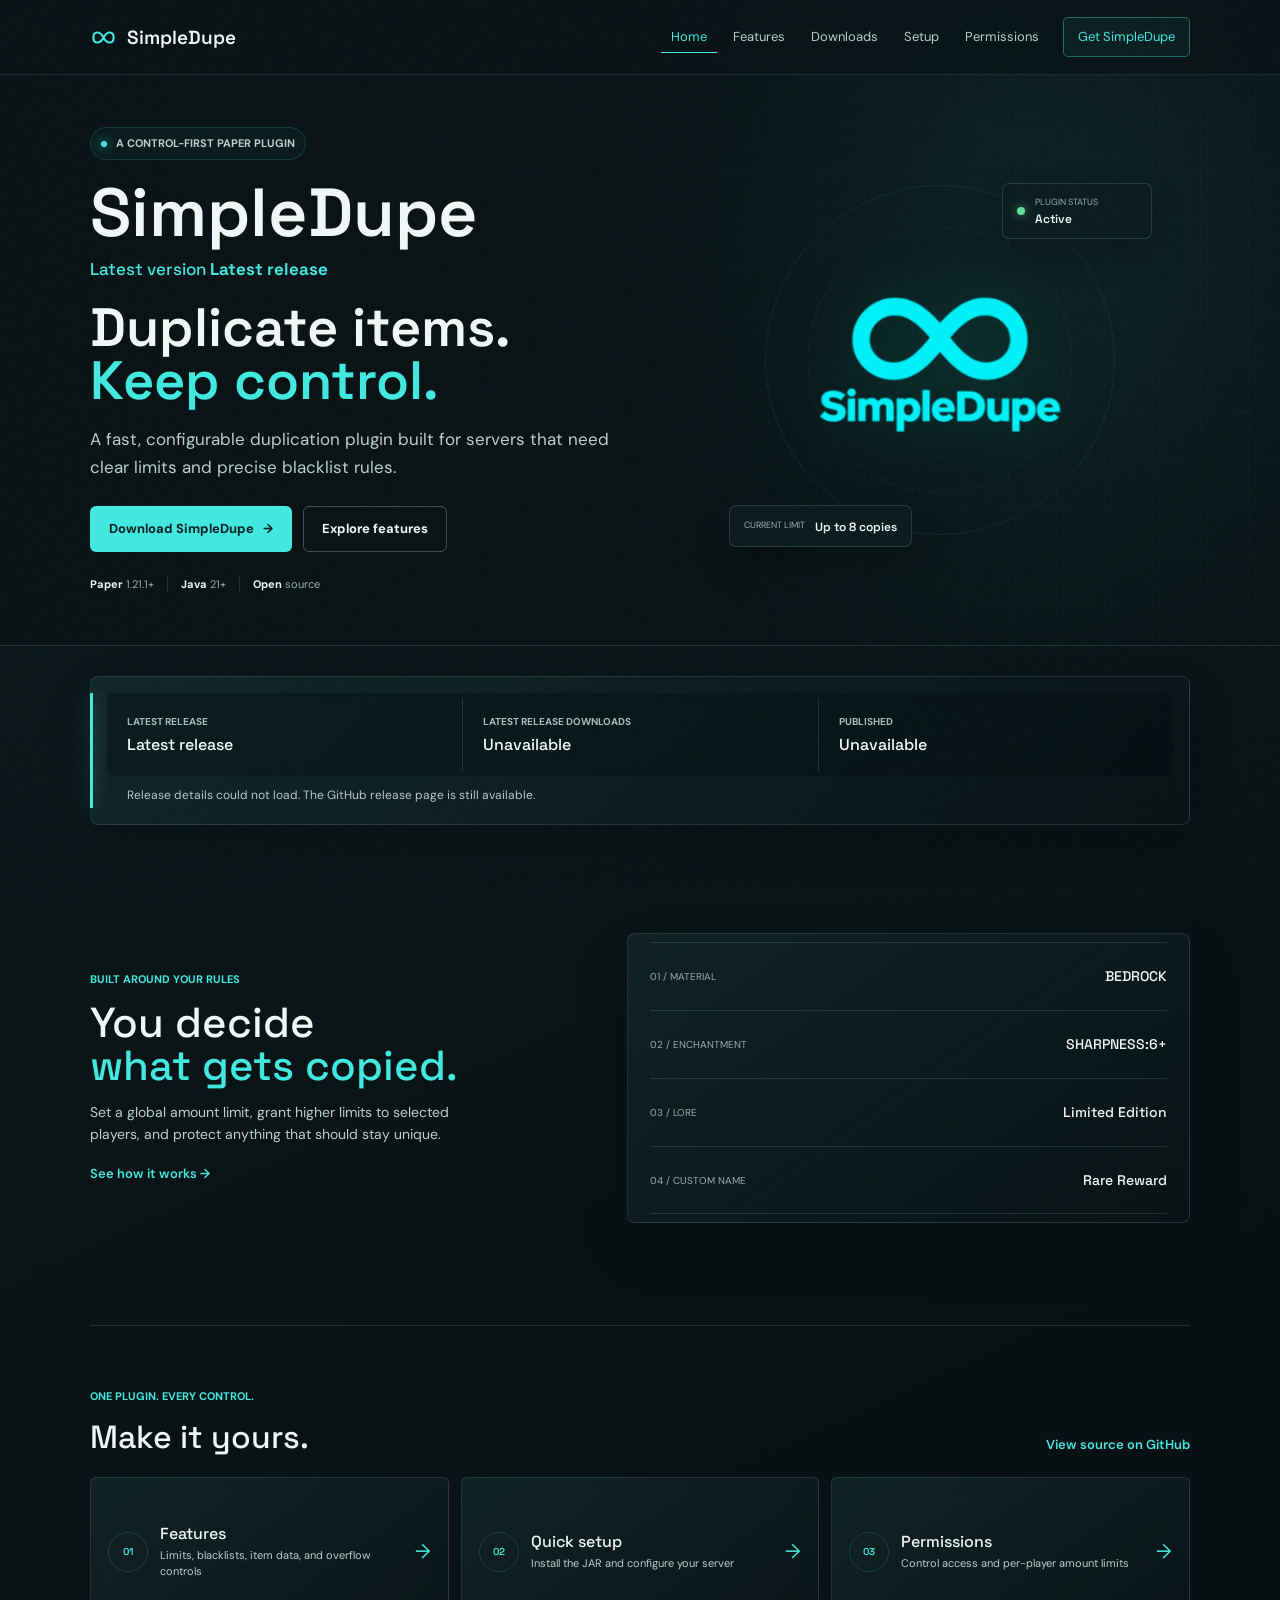
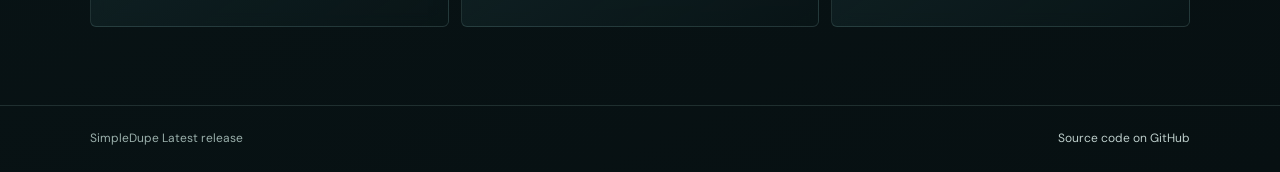
<file: index.html>
<!doctype html>
<html lang="en">
<head>
  <meta charset="utf-8">
  <meta name="viewport" content="width=device-width, initial-scale=1">
  <meta name="theme-color" content="#081315">
  <meta name="description" content="SimpleDupe is a configurable Paper plugin for duplicating items with limits and detailed blacklists.">
  <title>SimpleDupe | Hub</title>
  <link rel="icon" type="image/svg+xml" href="assets/favicon.svg">
  <link rel="icon" type="image/png" sizes="256x256" href="assets/profile-picture.png">
  <link rel="preconnect" href="https://fonts.googleapis.com">
  <link rel="preconnect" href="https://fonts.gstatic.com" crossorigin>
  <link href="https://fonts.googleapis.com/css2?family=DM+Sans:wght@400;500;600;700&family=Space+Grotesk:wght@400;500;600;700&display=swap" rel="stylesheet">
  <link rel="stylesheet" href="styles.css">
</head>
<body>
  <header class="site-header">
    <nav class="site-nav container" aria-label="Main navigation">
      <a class="brand" href="index.html" aria-label="SimpleDupe home"><img class="brand-icon" src="assets/favicon.svg" alt=""><span>SimpleDupe</span></a>
      <div class="nav-links">
        <a href="index.html" aria-current="page">Home</a>
        <a href="features.html">Features</a>
        <a href="download.html">Downloads</a>
        <a href="setup.html">Setup</a>
        <a href="permissions.html">Permissions</a>
        <a class="nav-cta" href="download.html">Get SimpleDupe</a>
      </div>
    </nav>
  </header>

  <main>
    <section class="home-hero">
      <span class="shooting-star star-one" aria-hidden="true"></span>
      <span class="shooting-star star-two" aria-hidden="true"></span>
      <span class="shooting-star star-three" aria-hidden="true"></span>
      <div class="hero-inner container">
        <div class="hero-copy">
          <div class="hero-badge"><span></span> A control-first Paper plugin</div>
          <h1>SimpleDupe</h1>
          <p class="release-version">Latest version <strong data-release-version>Loading...</strong></p>
          <p class="hero-manifesto">Duplicate items.<br><span>Keep control.</span></p>
          <p class="hero-lede">A fast, configurable duplication plugin built for servers that need clear limits and precise blacklist rules.</p>
          <div class="hero-actions">
            <a class="button button-primary" href="download.html">Download SimpleDupe <span aria-hidden="true">&rarr;</span></a>
            <a class="button button-secondary" href="features.html">Explore features</a>
          </div>
          <div class="hero-proof">
            <span><b>Paper</b> 1.21.1+</span>
            <span><b>Java</b> 21+</span>
            <span><b>Open</b> source</span>
          </div>
        </div>
        <div class="hero-visual" aria-label="SimpleDupe plugin preview">
          <div class="hero-orbit orbit-one"></div>
          <div class="hero-orbit orbit-two"></div>
          <img class="hero-art" src="assets/simpledupe-logo.png" alt="SimpleDupe cyan infinity logo">
          <div class="hero-status-card hero-status-top"><span class="status-dot"></span><div><small>Plugin status</small><strong>Active</strong></div></div>
          <div class="hero-status-card hero-status-bottom"><small>Current limit</small><strong>Up to 8 copies</strong></div>
        </div>
      </div>
    </section>

    <section class="container release-bar" aria-label="Latest release overview">
      <div class="metrics">
        <div class="metric"><span class="metric-label">Latest release</span><span class="metric-value" data-release-version>Loading...</span></div>
        <div class="metric"><span class="metric-label">Latest release downloads</span><span class="metric-value" data-release-downloads>Loading...</span></div>
        <div class="metric"><span class="metric-label">Published</span><span class="metric-value" data-release-date>Loading...</span></div>
      </div>
      <p class="release-status" data-release-status role="status" aria-live="polite">Loading release details...</p>
    </section>

    <section class="control-story container" aria-labelledby="control-title">
      <div class="control-intro">
        <p class="section-kicker">Built around your rules</p>
        <h2 id="control-title">You decide<br><span>what gets copied.</span></h2>
        <p>Set a global amount limit, grant higher limits to selected players, and protect anything that should stay unique.</p>
        <a class="inline-link" href="features.html">See how it works <span aria-hidden="true">&rarr;</span></a>
      </div>
      <div class="control-list" aria-label="Blacklist options">
        <div class="control-row"><span class="control-type">01 / MATERIAL</span><span class="control-value">BEDROCK</span></div>
        <div class="control-row"><span class="control-type">02 / ENCHANTMENT</span><span class="control-value">SHARPNESS:6+</span></div>
        <div class="control-row"><span class="control-type">03 / LORE</span><span class="control-value">Limited Edition</span></div>
        <div class="control-row"><span class="control-type">04 / CUSTOM NAME</span><span class="control-value">Rare Reward</span></div>
      </div>
    </section>

    <section class="hub-section container" aria-labelledby="hub-title">
      <div class="hub-heading">
        <div>
          <p class="section-kicker">One plugin. Every control.</p>
          <h2 id="hub-title">Make it yours.</h2>
        </div>
        <a class="inline-link" href="https://github.com/SimpleDupe/SimpleDupe.github.io" target="_blank" rel="noopener noreferrer">View source on GitHub</a>
      </div>
      <nav class="hub-grid" aria-label="SimpleDupe pages">
        <a class="hub-link" href="features.html">
          <span class="hub-icon" aria-hidden="true">01</span>
          <span><strong>Features</strong><small>Limits, blacklists, item data, and overflow controls</small></span>
          <span class="hub-arrow" aria-hidden="true">&rarr;</span>
        </a>
        <a class="hub-link" href="setup.html">
          <span class="hub-icon" aria-hidden="true">02</span>
          <span><strong>Quick setup</strong><small>Install the JAR and configure your server</small></span>
          <span class="hub-arrow" aria-hidden="true">&rarr;</span>
        </a>
        <a class="hub-link" href="permissions.html">
          <span class="hub-icon" aria-hidden="true">03</span>
          <span><strong>Permissions</strong><small>Control access and per-player amount limits</small></span>
          <span class="hub-arrow" aria-hidden="true">&rarr;</span>
        </a>
      </nav>
    </section>
  </main>

  <footer class="site-footer">
    <div class="footer-inner container"><span>SimpleDupe <span data-release-version>Latest release</span></span><a href="https://github.com/SimpleDupe/SimpleDupe.github.io" target="_blank" rel="noopener noreferrer">Source code on GitHub</a></div>
  </footer>
  <script src="site.js" defer></script>
</body>
</html>
</file>
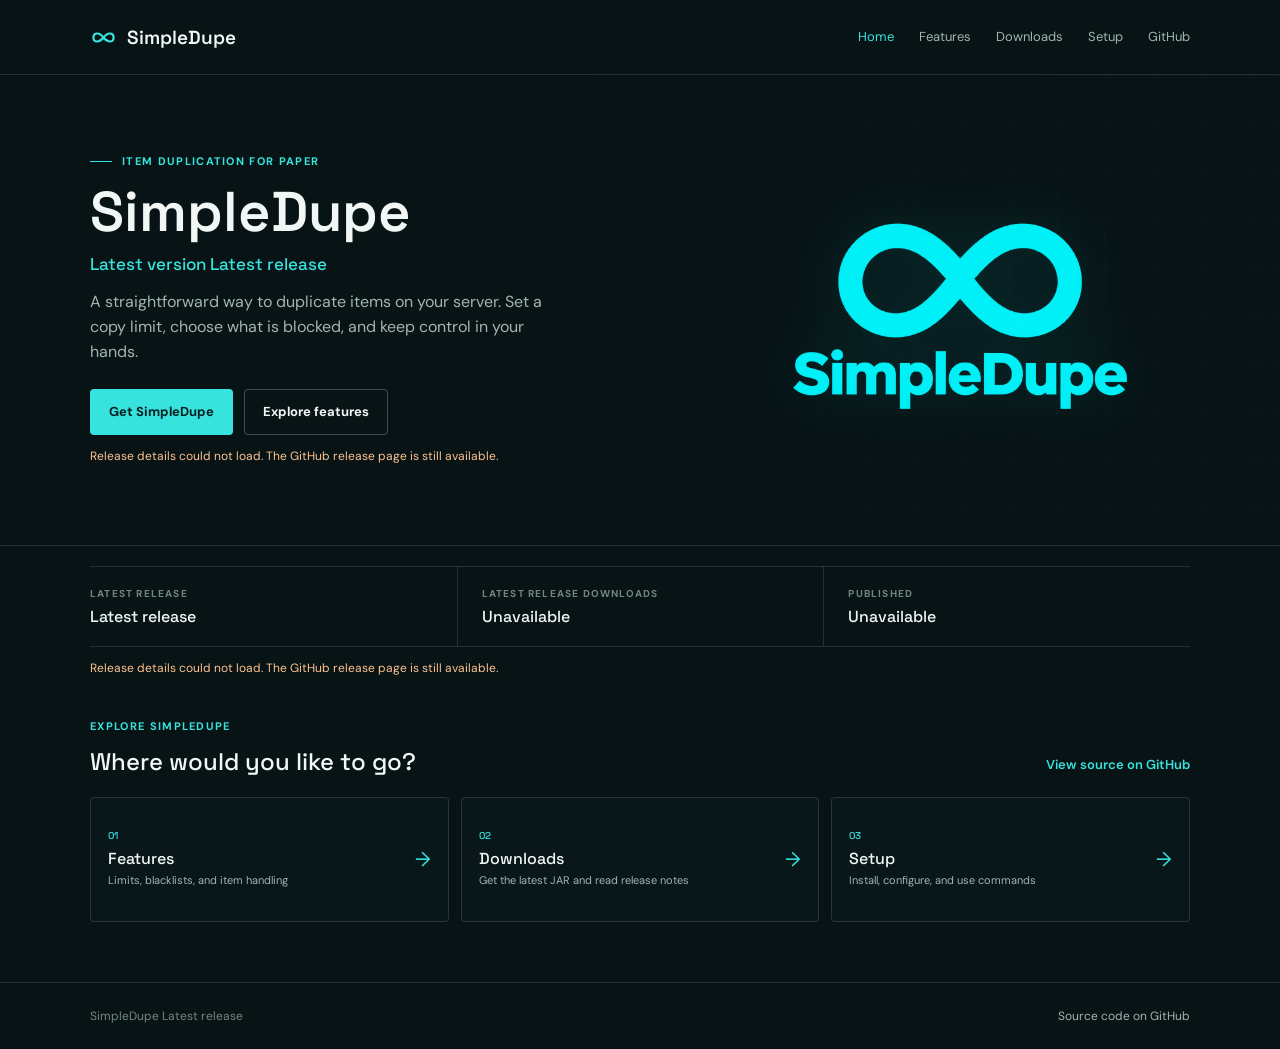
<file: website/index.html>
<!doctype html>
<html lang="en">
<head>
  <meta charset="utf-8">
  <meta name="viewport" content="width=device-width, initial-scale=1">
  <meta name="theme-color" content="#081315">
  <meta name="description" content="SimpleDupe is a configurable Paper plugin for duplicating items with limits and detailed blacklists.">
  <title>SimpleDupe | Hub</title>
  <link rel="icon" type="image/svg+xml" href="favicon.svg">
  <link rel="preconnect" href="https://fonts.googleapis.com">
  <link rel="preconnect" href="https://fonts.gstatic.com" crossorigin>
  <link href="https://fonts.googleapis.com/css2?family=DM+Sans:wght@400;500;600;700&family=Space+Grotesk:wght@400;500;600;700&display=swap" rel="stylesheet">
  <link rel="stylesheet" href="styles.css">
</head>
<body>
  <header class="site-header">
    <nav class="site-nav container" aria-label="Main navigation">
      <a class="brand" href="index.html" aria-label="SimpleDupe home"><img class="brand-icon" src="favicon.svg" alt=""><span>SimpleDupe</span></a>
      <div class="nav-links">
        <a href="index.html" aria-current="page">Home</a>
        <a href="features.html">Features</a>
        <a href="download.html">Downloads</a>
        <a href="setup.html">Setup</a>
        <a href="https://github.com/skitmc/SimpleDupe" target="_blank" rel="noopener noreferrer">GitHub</a>
      </div>
    </nav>
  </header>

  <main>
    <section class="home-hero">
      <span class="shooting-star star-one" aria-hidden="true"></span>
      <span class="shooting-star star-two" aria-hidden="true"></span>
      <span class="shooting-star star-three" aria-hidden="true"></span>
      <div class="hero-inner container">
        <div class="hero-copy">
          <p class="eyebrow">Item duplication for Paper</p>
          <h1>SimpleDupe</h1>
          <p class="release-version">Latest version <span data-release-version>Loading...</span></p>
          <p class="hero-lede">A straightforward way to duplicate items on your server. Set a copy limit, choose what is blocked, and keep control in your hands.</p>
          <div class="hero-actions">
            <a class="button button-primary" href="download.html">Get SimpleDupe</a>
            <a class="button button-secondary" href="features.html">Explore features</a>
          </div>
          <p class="release-status" data-release-status role="status" aria-live="polite">Loading release details...</p>
        </div>
        <img class="hero-art" src="../assets/simpledupe-logo.png" alt="SimpleDupe cyan infinity logo">
      </div>
    </section>

    <section class="container release-bar" aria-label="Latest release overview">
      <div class="metrics">
        <div class="metric"><span class="metric-label">Latest release</span><span class="metric-value" data-release-version>Loading...</span></div>
        <div class="metric"><span class="metric-label">Latest release downloads</span><span class="metric-value" data-release-downloads>Loading...</span></div>
        <div class="metric"><span class="metric-label">Published</span><span class="metric-value" data-release-date>Loading...</span></div>
      </div>
      <p class="release-status" data-release-status role="status" aria-live="polite">Loading release details...</p>
    </section>

    <section class="hub-section container" aria-labelledby="hub-title">
      <div class="hub-heading">
        <div>
          <p class="section-kicker">Explore SimpleDupe</p>
          <h2 id="hub-title">Where would you like to go?</h2>
        </div>
        <a class="inline-link" href="https://github.com/skitmc/SimpleDupe" target="_blank" rel="noopener noreferrer">View source on GitHub</a>
      </div>
      <nav class="hub-grid" aria-label="SimpleDupe pages">
        <a class="hub-link" href="features.html">
          <span><span class="hub-index">01</span><strong>Features</strong><small>Limits, blacklists, and item handling</small></span>
          <span class="hub-arrow" aria-hidden="true">&rarr;</span>
        </a>
        <a class="hub-link" href="download.html">
          <span><span class="hub-index">02</span><strong>Downloads</strong><small>Get the latest JAR and read release notes</small></span>
          <span class="hub-arrow" aria-hidden="true">&rarr;</span>
        </a>
        <a class="hub-link" href="setup.html">
          <span><span class="hub-index">03</span><strong>Setup</strong><small>Install, configure, and use commands</small></span>
          <span class="hub-arrow" aria-hidden="true">&rarr;</span>
        </a>
      </nav>
    </section>
  </main>

  <footer class="site-footer">
    <div class="footer-inner container"><span>SimpleDupe <span data-release-version>Latest release</span></span><a href="https://github.com/skitmc/SimpleDupe" target="_blank" rel="noopener noreferrer">Source code on GitHub</a></div>
  </footer>
  <script src="site.js" defer></script>
</body>
</html>
</file>
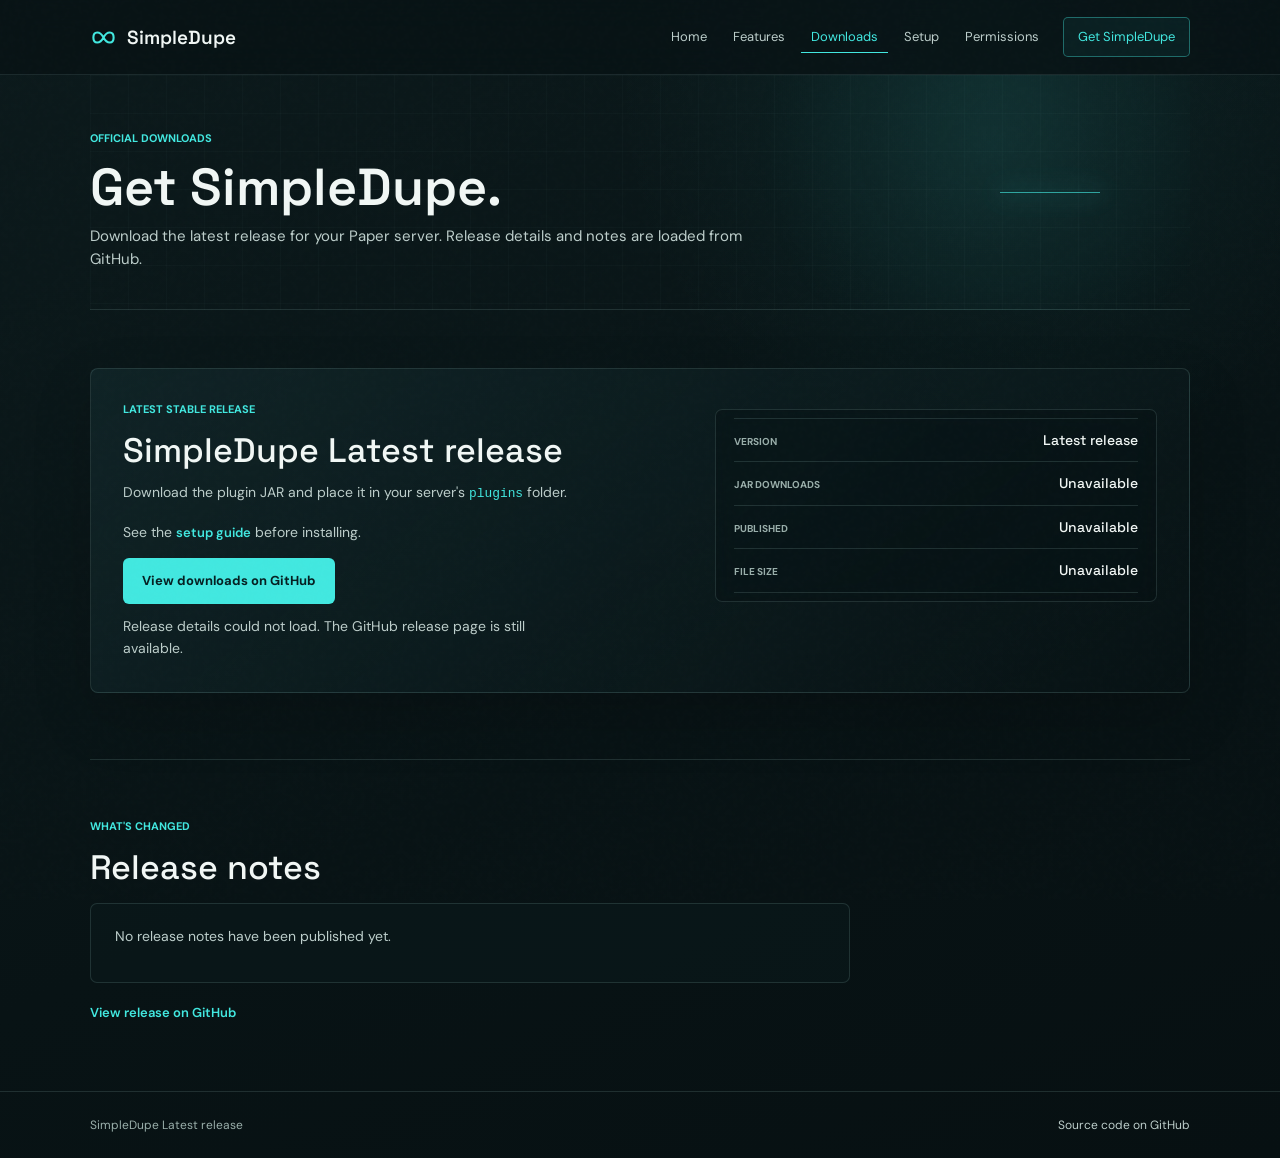
<file: download.html>
<!doctype html>
<html lang="en">
<head>
  <meta charset="utf-8">
  <meta name="viewport" content="width=device-width, initial-scale=1">
  <meta name="theme-color" content="#081315">
  <meta name="description" content="Download the latest SimpleDupe JAR and read release notes.">
  <title>SimpleDupe | Downloads</title>
  <link rel="icon" type="image/svg+xml" href="assets/favicon.svg">
  <link rel="icon" type="image/png" sizes="256x256" href="assets/profile-picture.png">
  <link rel="preconnect" href="https://fonts.googleapis.com">
  <link rel="preconnect" href="https://fonts.gstatic.com" crossorigin>
  <link href="https://fonts.googleapis.com/css2?family=DM+Sans:wght@400;500;600;700&family=Space+Grotesk:wght@400;500;600;700&display=swap" rel="stylesheet">
  <link rel="stylesheet" href="styles.css">
</head>
<body>
  <header class="site-header">
    <nav class="site-nav container" aria-label="Main navigation">
      <a class="brand" href="index.html" aria-label="SimpleDupe home"><img class="brand-icon" src="assets/favicon.svg" alt=""><span>SimpleDupe</span></a>
      <div class="nav-links">
        <a href="index.html">Home</a>
        <a href="features.html">Features</a>
        <a href="download.html" aria-current="page">Downloads</a>
        <a href="setup.html">Setup</a>
        <a href="permissions.html">Permissions</a>
        <a class="nav-cta" href="download.html">Get SimpleDupe</a>
      </div>
    </nav>
  </header>

  <main>
    <section class="page-intro container">
      <p class="section-kicker">Official downloads</p>
      <h1>Get SimpleDupe.</h1>
      <p>Download the latest release for your Paper server. Release details and notes are loaded from GitHub.</p>
    </section>

    <section class="content-section container" aria-labelledby="download-title">
      <div class="download-layout">
        <div class="download-copy">
          <p class="section-kicker">Latest stable release</p>
          <h2 id="download-title">SimpleDupe <span data-release-version>Loading...</span></h2>
          <p>Download the plugin JAR and place it in your server's <code>plugins</code> folder. See the <a class="inline-link" href="setup.html">setup guide</a> before installing.</p>
          <a class="button button-primary" data-download-jar href="https://github.com/SimpleDupe/SimpleDupe.github.io/releases/latest" target="_blank" rel="noopener noreferrer">View downloads on GitHub</a>
          <p class="release-status" data-release-status role="status" aria-live="polite">Loading release details...</p>
        </div>
        <div class="release-facts" aria-label="Latest release information">
          <div class="fact"><span class="fact-label">Version</span><span class="fact-value" data-release-version>Loading...</span></div>
          <div class="fact"><span class="fact-label">JAR downloads</span><span class="fact-value" data-release-downloads>Loading...</span></div>
          <div class="fact"><span class="fact-label">Published</span><span class="fact-value" data-release-date>Loading...</span></div>
          <div class="fact"><span class="fact-label">File size</span><span class="fact-value" data-jar-size>Loading...</span></div>
        </div>
      </div>
    </section>

    <section class="content-section container" aria-labelledby="notes-title">
      <p class="section-kicker">What's changed</p>
      <h2 id="notes-title">Release notes</h2>
      <div class="release-notes" id="release-notes-content"><p class="release-notes-empty">Loading notes...</p></div>
      <a class="inline-link" data-release-link href="https://github.com/SimpleDupe/SimpleDupe.github.io/releases/latest" target="_blank" rel="noopener noreferrer">View release on GitHub</a>
    </section>
  </main>

  <footer class="site-footer">
    <div class="footer-inner container"><span>SimpleDupe <span data-release-version>Latest release</span></span><a href="https://github.com/SimpleDupe/SimpleDupe.github.io" target="_blank" rel="noopener noreferrer">Source code on GitHub</a></div>
  </footer>
  <script src="site.js" defer></script>
</body>
</html>
</file>
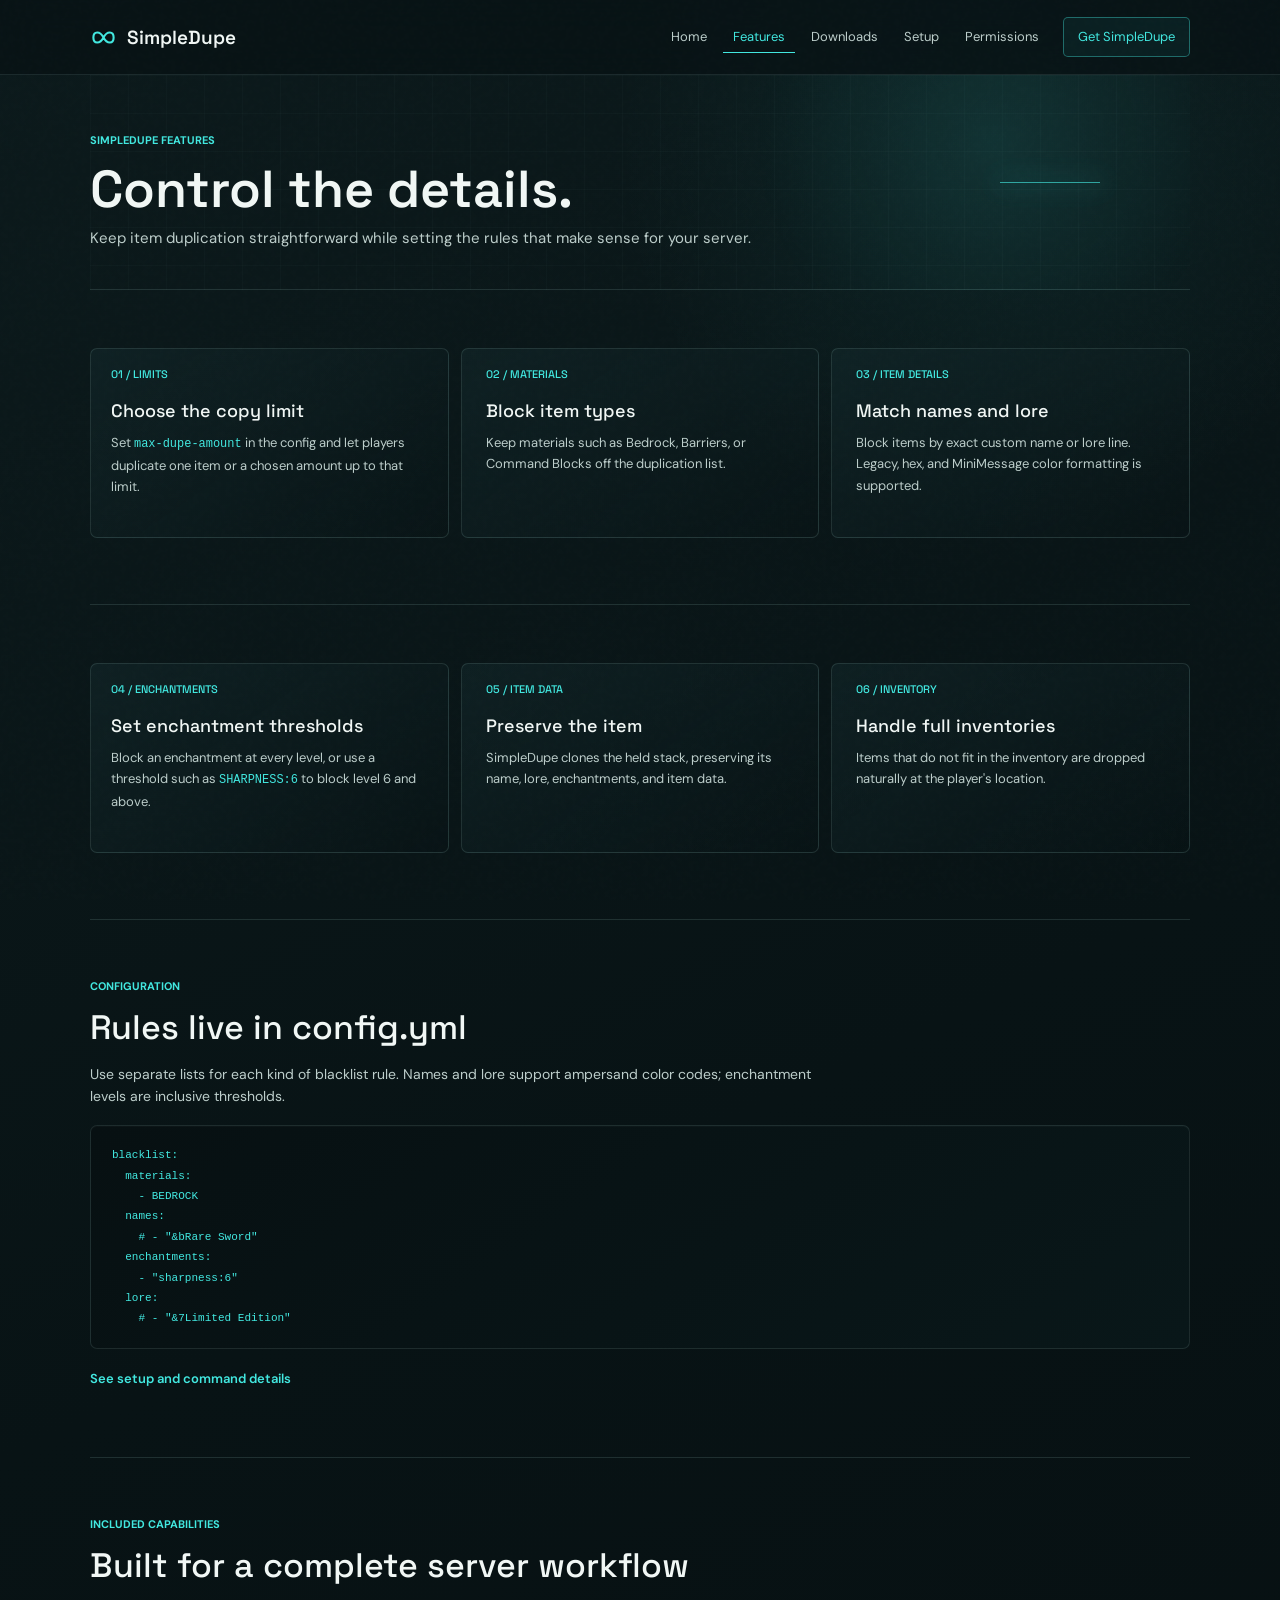
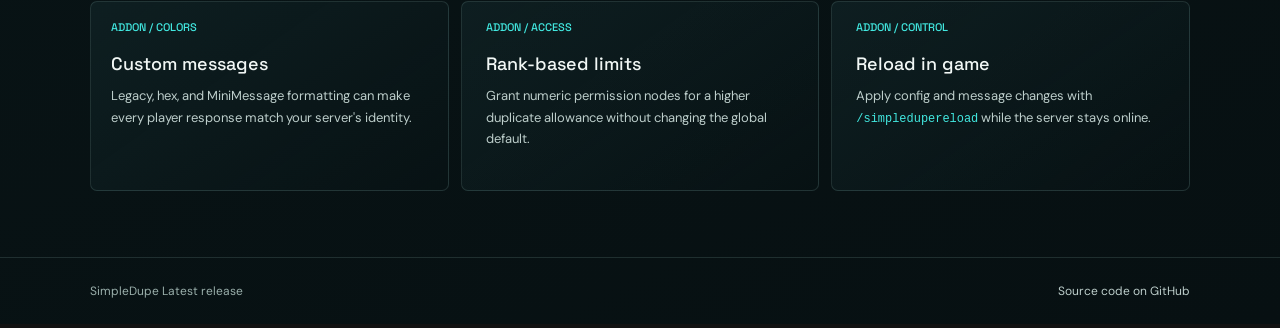
<file: features.html>
<!doctype html>
<html lang="en">
<head>
  <meta charset="utf-8">
  <meta name="viewport" content="width=device-width, initial-scale=1">
  <meta name="theme-color" content="#081315">
  <meta name="description" content="Explore SimpleDupe's configurable limits, item blacklists, data preservation, and overflow handling.">
  <title>SimpleDupe | Features</title>
  <link rel="icon" type="image/svg+xml" href="assets/favicon.svg">
  <link rel="icon" type="image/png" sizes="256x256" href="assets/profile-picture.png">
  <link rel="preconnect" href="https://fonts.googleapis.com">
  <link rel="preconnect" href="https://fonts.gstatic.com" crossorigin>
  <link href="https://fonts.googleapis.com/css2?family=DM+Sans:wght@400;500;600;700&family=Space+Grotesk:wght@400;500;600;700&display=swap" rel="stylesheet">
  <link rel="stylesheet" href="styles.css">
</head>
<body>
  <header class="site-header">
    <nav class="site-nav container" aria-label="Main navigation">
      <a class="brand" href="index.html" aria-label="SimpleDupe home"><img class="brand-icon" src="assets/favicon.svg" alt=""><span>SimpleDupe</span></a>
      <div class="nav-links">
        <a href="index.html">Home</a>
        <a href="features.html" aria-current="page">Features</a>
        <a href="download.html">Downloads</a>
        <a href="setup.html">Setup</a>
        <a href="permissions.html">Permissions</a>
        <a class="nav-cta" href="download.html">Get SimpleDupe</a>
      </div>
    </nav>
  </header>

  <main>
    <section class="page-intro container">
      <p class="section-kicker">SimpleDupe features</p>
      <h1>Control the details.</h1>
      <p>Keep item duplication straightforward while setting the rules that make sense for your server.</p>
    </section>

    <section class="content-section container">
      <div class="feature-grid">
        <article class="feature">
          <span class="feature-index">01 / LIMITS</span>
          <h3>Choose the copy limit</h3>
          <p>Set <code>max-dupe-amount</code> in the config and let players duplicate one item or a chosen amount up to that limit.</p>
        </article>
        <article class="feature">
          <span class="feature-index">02 / MATERIALS</span>
          <h3>Block item types</h3>
          <p>Keep materials such as Bedrock, Barriers, or Command Blocks off the duplication list.</p>
        </article>
        <article class="feature">
          <span class="feature-index">03 / ITEM DETAILS</span>
          <h3>Match names and lore</h3>
          <p>Block items by exact custom name or lore line. Legacy, hex, and MiniMessage color formatting is supported.</p>
        </article>
      </div>
    </section>

    <section class="content-section container">
      <div class="feature-grid">
        <article class="feature">
          <span class="feature-index">04 / ENCHANTMENTS</span>
          <h3>Set enchantment thresholds</h3>
          <p>Block an enchantment at every level, or use a threshold such as <code>SHARPNESS:6</code> to block level 6 and above.</p>
        </article>
        <article class="feature">
          <span class="feature-index">05 / ITEM DATA</span>
          <h3>Preserve the item</h3>
          <p>SimpleDupe clones the held stack, preserving its name, lore, enchantments, and item data.</p>
        </article>
        <article class="feature">
          <span class="feature-index">06 / INVENTORY</span>
          <h3>Handle full inventories</h3>
          <p>Items that do not fit in the inventory are dropped naturally at the player's location.</p>
        </article>
      </div>
    </section>

    <section class="content-section container">
      <p class="section-kicker">Configuration</p>
      <h2>Rules live in config.yml</h2>
      <div class="content-copy">
        <p>Use separate lists for each kind of blacklist rule. Names and lore support ampersand color codes; enchantment levels are inclusive thresholds.</p>
      </div>
      <pre><code>blacklist:
  materials:
    - BEDROCK
  names:
    # - "&amp;bRare Sword"
  enchantments:
    - "sharpness:6"
  lore:
    # - "&amp;7Limited Edition"</code></pre>
      <a class="inline-link" href="setup.html">See setup and command details</a>
    </section>

    <section class="content-section container" aria-labelledby="addon-title">
      <p class="section-kicker">Included capabilities</p>
      <h2 id="addon-title">Built for a complete server workflow</h2>
      <div class="feature-grid">
        <article class="feature">
          <span class="feature-index">ADDON / COLORS</span>
          <h3>Custom messages</h3>
          <p>Legacy, hex, and MiniMessage formatting can make every player response match your server's identity.</p>
        </article>
        <article class="feature">
          <span class="feature-index">ADDON / ACCESS</span>
          <h3>Rank-based limits</h3>
          <p>Grant numeric permission nodes for a higher duplicate allowance without changing the global default.</p>
        </article>
        <article class="feature">
          <span class="feature-index">ADDON / CONTROL</span>
          <h3>Reload in game</h3>
          <p>Apply config and message changes with <code>/simpledupereload</code> while the server stays online.</p>
        </article>
      </div>
    </section>
  </main>

  <footer class="site-footer">
    <div class="footer-inner container"><span>SimpleDupe <span data-release-version>Latest release</span></span><a href="https://github.com/SimpleDupe/SimpleDupe.github.io" target="_blank" rel="noopener noreferrer">Source code on GitHub</a></div>
  </footer>
  <script src="site.js" defer></script>
</body>
</html>
</file>
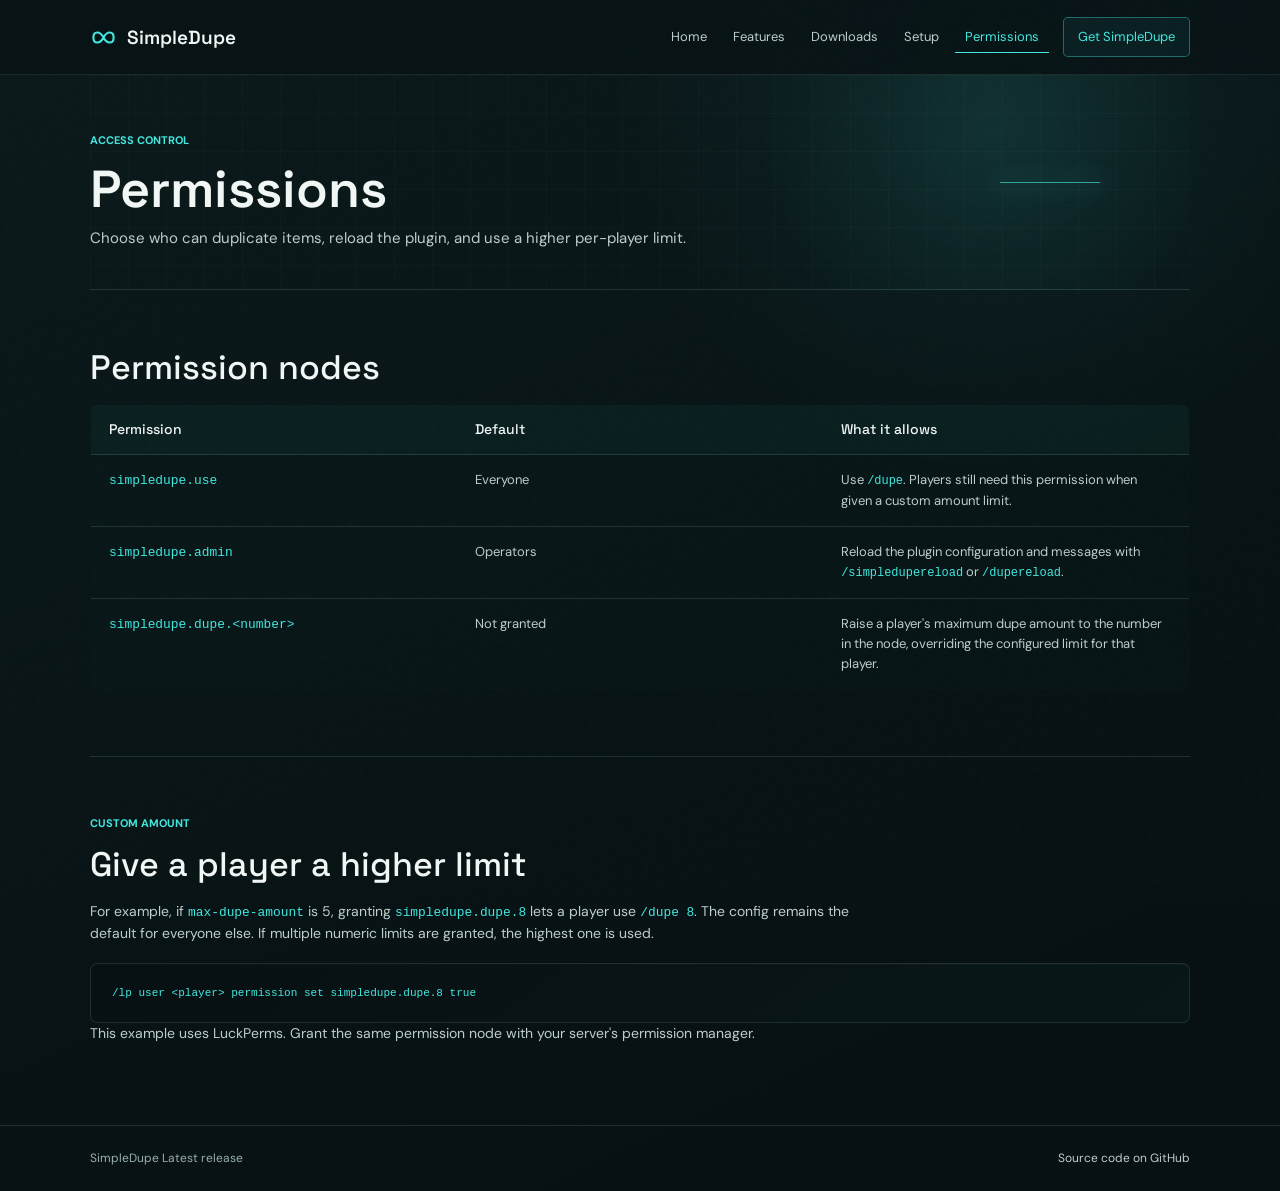
<file: permissions.html>
<!doctype html>
<html lang="en">
<head>
  <meta charset="utf-8">
  <meta name="viewport" content="width=device-width, initial-scale=1">
  <meta name="theme-color" content="#081315">
  <meta name="description" content="SimpleDupe permission nodes, default access, and custom per-player dupe limits.">
  <title>SimpleDupe | Permissions</title>
  <link rel="icon" type="image/svg+xml" href="assets/favicon.svg">
  <link rel="icon" type="image/png" sizes="256x256" href="assets/profile-picture.png">
  <link rel="preconnect" href="https://fonts.googleapis.com">
  <link rel="preconnect" href="https://fonts.gstatic.com" crossorigin>
  <link href="https://fonts.googleapis.com/css2?family=DM+Sans:wght@400;500;600;700&family=Space+Grotesk:wght@400;500;600;700&display=swap" rel="stylesheet">
  <link rel="stylesheet" href="styles.css">
</head>
<body>
  <header class="site-header">
    <nav class="site-nav container" aria-label="Main navigation">
      <a class="brand" href="index.html" aria-label="SimpleDupe home"><img class="brand-icon" src="assets/favicon.svg" alt=""><span>SimpleDupe</span></a>
      <div class="nav-links">
        <a href="index.html">Home</a>
        <a href="features.html">Features</a>
        <a href="download.html">Downloads</a>
        <a href="setup.html">Setup</a>
        <a href="permissions.html" aria-current="page">Permissions</a>
        <a class="nav-cta" href="download.html">Get SimpleDupe</a>
      </div>
    </nav>
  </header>

  <main>
    <section class="page-intro container">
      <p class="section-kicker">Access control</p>
      <h1>Permissions</h1>
      <p>Choose who can duplicate items, reload the plugin, and use a higher per-player limit.</p>
    </section>

    <section class="content-section container" aria-labelledby="permissions-title">
      <h2 id="permissions-title">Permission nodes</h2>
      <table class="data-table">
        <thead>
          <tr><th scope="col">Permission</th><th scope="col">Default</th><th scope="col">What it allows</th></tr>
        </thead>
        <tbody>
          <tr><th scope="row"><code>simpledupe.use</code></th><td>Everyone</td><td>Use <code>/dupe</code>. Players still need this permission when given a custom amount limit.</td></tr>
          <tr><th scope="row"><code>simpledupe.admin</code></th><td>Operators</td><td>Reload the plugin configuration and messages with <code>/simpledupereload</code> or <code>/dupereload</code>.</td></tr>
          <tr><th scope="row"><code>simpledupe.dupe.&lt;number&gt;</code></th><td>Not granted</td><td>Raise a player's maximum dupe amount to the number in the node, overriding the configured limit for that player.</td></tr>
        </tbody>
      </table>
    </section>

    <section class="content-section container" aria-labelledby="limits-title">
      <p class="section-kicker">Custom amount</p>
      <h2 id="limits-title">Give a player a higher limit</h2>
      <div class="content-copy">
        <p>For example, if <code>max-dupe-amount</code> is 5, granting <code>simpledupe.dupe.8</code> lets a player use <code>/dupe 8</code>. The config remains the default for everyone else. If multiple numeric limits are granted, the highest one is used.</p>
      </div>
      <pre><code>/lp user &lt;player&gt; permission set simpledupe.dupe.8 true</code></pre>
      <p class="content-copy">This example uses LuckPerms. Grant the same permission node with your server's permission manager.</p>
    </section>
  </main>

  <footer class="site-footer">
    <div class="footer-inner container"><span>SimpleDupe <span data-release-version>Latest release</span></span><a href="https://github.com/SimpleDupe/SimpleDupe.github.io" target="_blank" rel="noopener noreferrer">Source code on GitHub</a></div>
  </footer>
  <script src="site.js" defer></script>
</body>
</html>
</file>
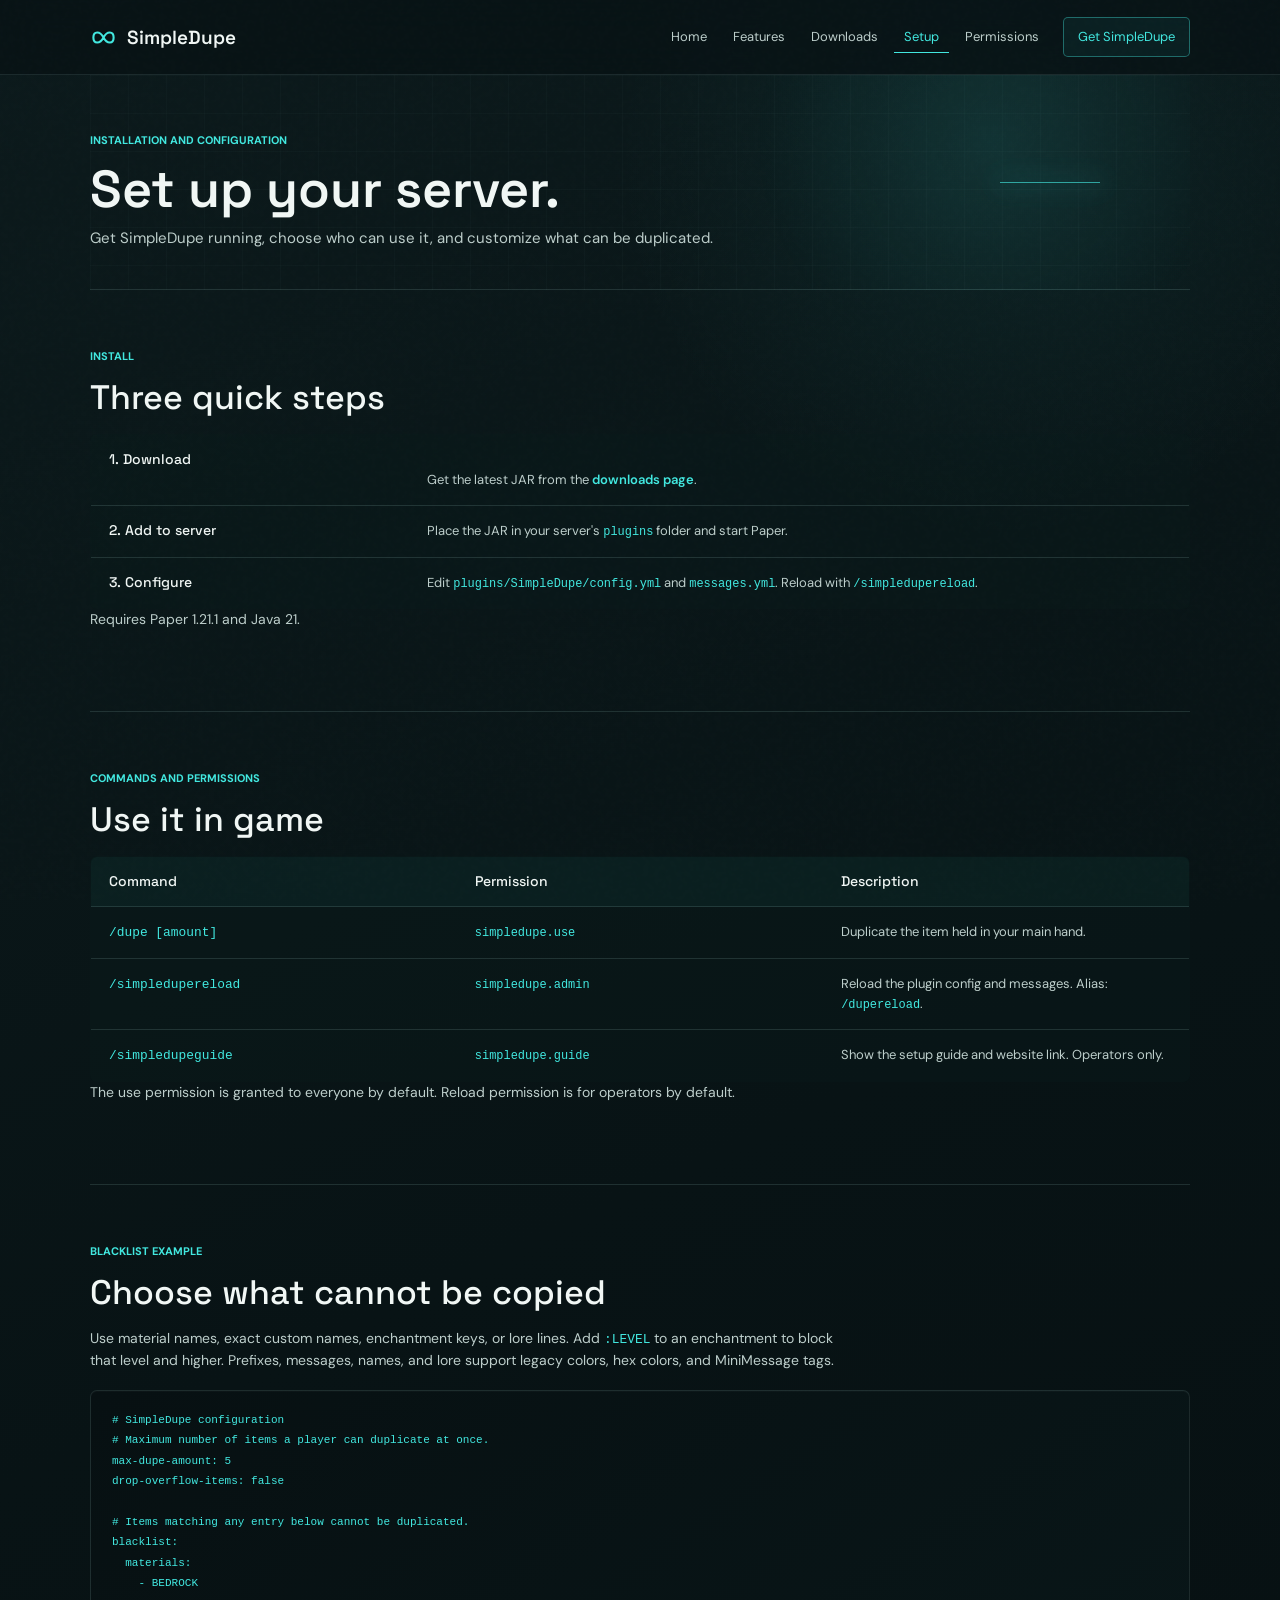
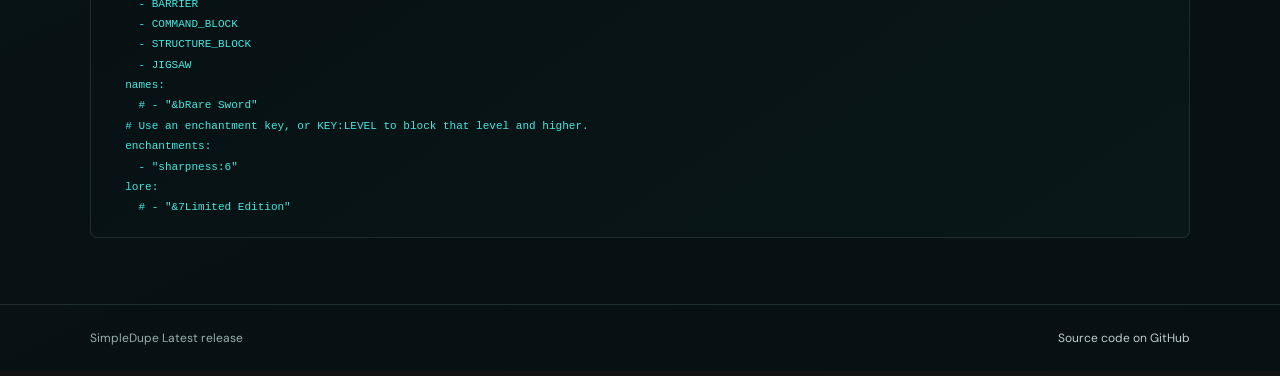
<file: setup.html>
<!doctype html>
<html lang="en">
<head>
  <meta charset="utf-8">
  <meta name="viewport" content="width=device-width, initial-scale=1">
  <meta name="theme-color" content="#081315">
  <meta name="description" content="Install SimpleDupe, learn its commands, and configure limits and item blacklists.">
  <title>SimpleDupe | Setup</title>
  <link rel="icon" type="image/svg+xml" href="assets/favicon.svg">
  <link rel="icon" type="image/png" sizes="256x256" href="assets/profile-picture.png">
  <link rel="preconnect" href="https://fonts.googleapis.com">
  <link rel="preconnect" href="https://fonts.gstatic.com" crossorigin>
  <link href="https://fonts.googleapis.com/css2?family=DM+Sans:wght@400;500;600;700&family=Space+Grotesk:wght@400;500;600;700&display=swap" rel="stylesheet">
  <link rel="stylesheet" href="styles.css">
</head>
<body>
  <header class="site-header">
    <nav class="site-nav container" aria-label="Main navigation">
      <a class="brand" href="index.html" aria-label="SimpleDupe home"><img class="brand-icon" src="assets/favicon.svg" alt=""><span>SimpleDupe</span></a>
      <div class="nav-links">
        <a href="index.html">Home</a>
        <a href="features.html">Features</a>
        <a href="download.html">Downloads</a>
        <a href="setup.html" aria-current="page">Setup</a>
        <a href="permissions.html">Permissions</a>
        <a class="nav-cta" href="download.html">Get SimpleDupe</a>
      </div>
    </nav>
  </header>

  <main>
    <section class="page-intro container">
      <p class="section-kicker">Installation and configuration</p>
      <h1>Set up your server.</h1>
      <p>Get SimpleDupe running, choose who can use it, and customize what can be duplicated.</p>
    </section>

    <section class="content-section container">
      <p class="section-kicker">Install</p>
      <h2>Three quick steps</h2>
      <table class="data-table">
        <tbody>
          <tr><th scope="row">1. Download</th><td>Get the latest JAR from the <a class="inline-link" href="download.html">downloads page</a>.</td></tr>
          <tr><th scope="row">2. Add to server</th><td>Place the JAR in your server's <code>plugins</code> folder and start Paper.</td></tr>
          <tr><th scope="row">3. Configure</th><td>Edit <code>plugins/SimpleDupe/config.yml</code> and <code>messages.yml</code>. Reload with <code>/simpledupereload</code>.</td></tr>
        </tbody>
      </table>
      <p class="content-copy">Requires Paper 1.21.1 and Java 21.</p>
    </section>

    <section class="content-section container">
      <p class="section-kicker">Commands and permissions</p>
      <h2>Use it in game</h2>
      <table class="data-table">
        <thead><tr><th scope="col">Command</th><th scope="col">Permission</th><th scope="col">Description</th></tr></thead>
        <tbody>
          <tr><th scope="row"><code>/dupe [amount]</code></th><td><code>simpledupe.use</code></td><td>Duplicate the item held in your main hand.</td></tr>
          <tr><th scope="row"><code>/simpledupereload</code></th><td><code>simpledupe.admin</code></td><td>Reload the plugin config and messages. Alias: <code>/dupereload</code>.</td></tr>
          <tr><th scope="row"><code>/simpledupeguide</code></th><td><code>simpledupe.guide</code></td><td>Show the setup guide and website link. Operators only.</td></tr>
        </tbody>
      </table>
      <p class="content-copy">The use permission is granted to everyone by default. Reload permission is for operators by default.</p>
    </section>

    <section class="content-section container">
      <p class="section-kicker">Blacklist example</p>
      <h2>Choose what cannot be copied</h2>
      <div class="content-copy"><p>Use material names, exact custom names, enchantment keys, or lore lines. Add <code>:LEVEL</code> to an enchantment to block that level and higher. Prefixes, messages, names, and lore support legacy colors, hex colors, and MiniMessage tags.</p></div>
      <pre><code># SimpleDupe configuration
# Maximum number of items a player can duplicate at once.
max-dupe-amount: 5
drop-overflow-items: false

# Items matching any entry below cannot be duplicated.
blacklist:
  materials:
    - BEDROCK
    - BARRIER
    - COMMAND_BLOCK
    - STRUCTURE_BLOCK
    - JIGSAW
  names:
    # - "&amp;bRare Sword"
  # Use an enchantment key, or KEY:LEVEL to block that level and higher.
  enchantments:
    - "sharpness:6"
  lore:
    # - "&amp;7Limited Edition"</code></pre>
    </section>
  </main>

  <footer class="site-footer">
    <div class="footer-inner container"><span>SimpleDupe <span data-release-version>Latest release</span></span><a href="https://github.com/SimpleDupe/SimpleDupe.github.io" target="_blank" rel="noopener noreferrer">Source code on GitHub</a></div>
  </footer>
  <script src="site.js" defer></script>
</body>
</html>
</file>
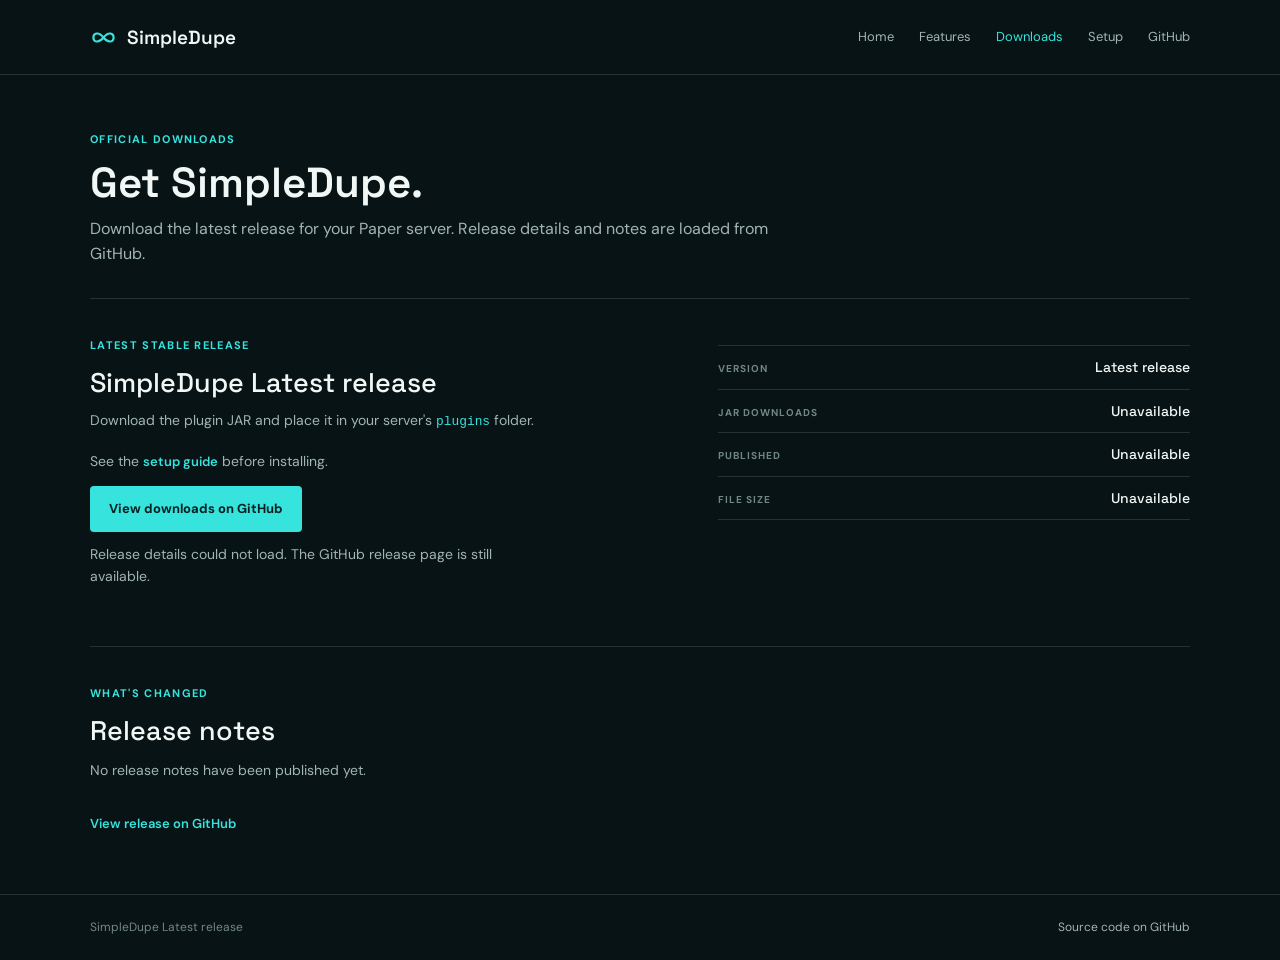
<file: website/download.html>
<!doctype html>
<html lang="en">
<head>
  <meta charset="utf-8">
  <meta name="viewport" content="width=device-width, initial-scale=1">
  <meta name="theme-color" content="#081315">
  <meta name="description" content="Download the latest SimpleDupe JAR and read release notes.">
  <title>SimpleDupe | Downloads</title>
  <link rel="icon" type="image/svg+xml" href="favicon.svg">
  <link rel="preconnect" href="https://fonts.googleapis.com">
  <link rel="preconnect" href="https://fonts.gstatic.com" crossorigin>
  <link href="https://fonts.googleapis.com/css2?family=DM+Sans:wght@400;500;600;700&family=Space+Grotesk:wght@400;500;600;700&display=swap" rel="stylesheet">
  <link rel="stylesheet" href="styles.css">
</head>
<body>
  <header class="site-header">
    <nav class="site-nav container" aria-label="Main navigation">
      <a class="brand" href="index.html" aria-label="SimpleDupe home"><img class="brand-icon" src="favicon.svg" alt=""><span>SimpleDupe</span></a>
      <div class="nav-links">
        <a href="index.html">Home</a>
        <a href="features.html">Features</a>
        <a href="download.html" aria-current="page">Downloads</a>
        <a href="setup.html">Setup</a>
        <a href="https://github.com/skitmc/SimpleDupe" target="_blank" rel="noopener noreferrer">GitHub</a>
      </div>
    </nav>
  </header>

  <main>
    <section class="page-intro container">
      <p class="section-kicker">Official downloads</p>
      <h1>Get SimpleDupe.</h1>
      <p>Download the latest release for your Paper server. Release details and notes are loaded from GitHub.</p>
    </section>

    <section class="content-section container" aria-labelledby="download-title">
      <div class="download-layout">
        <div class="download-copy">
          <p class="section-kicker">Latest stable release</p>
          <h2 id="download-title">SimpleDupe <span data-release-version>Loading...</span></h2>
          <p>Download the plugin JAR and place it in your server's <code>plugins</code> folder. See the <a class="inline-link" href="setup.html">setup guide</a> before installing.</p>
          <a class="button button-primary" data-download-jar href="https://github.com/skitmc/SimpleDupe/releases/latest" target="_blank" rel="noopener noreferrer">View downloads on GitHub</a>
          <p class="release-status" data-release-status role="status" aria-live="polite">Loading release details...</p>
        </div>
        <div class="release-facts" aria-label="Latest release information">
          <div class="fact"><span class="fact-label">Version</span><span class="fact-value" data-release-version>Loading...</span></div>
          <div class="fact"><span class="fact-label">JAR downloads</span><span class="fact-value" data-release-downloads>Loading...</span></div>
          <div class="fact"><span class="fact-label">Published</span><span class="fact-value" data-release-date>Loading...</span></div>
          <div class="fact"><span class="fact-label">File size</span><span class="fact-value" data-jar-size>Loading...</span></div>
        </div>
      </div>
    </section>

    <section class="content-section container" aria-labelledby="notes-title">
      <p class="section-kicker">What's changed</p>
      <h2 id="notes-title">Release notes</h2>
      <div class="release-notes" id="release-notes-content"><p class="release-notes-empty">Loading notes...</p></div>
      <a class="inline-link" data-release-link href="https://github.com/skitmc/SimpleDupe/releases/latest" target="_blank" rel="noopener noreferrer">View release on GitHub</a>
    </section>
  </main>

  <footer class="site-footer">
    <div class="footer-inner container"><span>SimpleDupe <span data-release-version>Latest release</span></span><a href="https://github.com/skitmc/SimpleDupe" target="_blank" rel="noopener noreferrer">Source code on GitHub</a></div>
  </footer>
  <script src="site.js" defer></script>
</body>
</html>
</file>
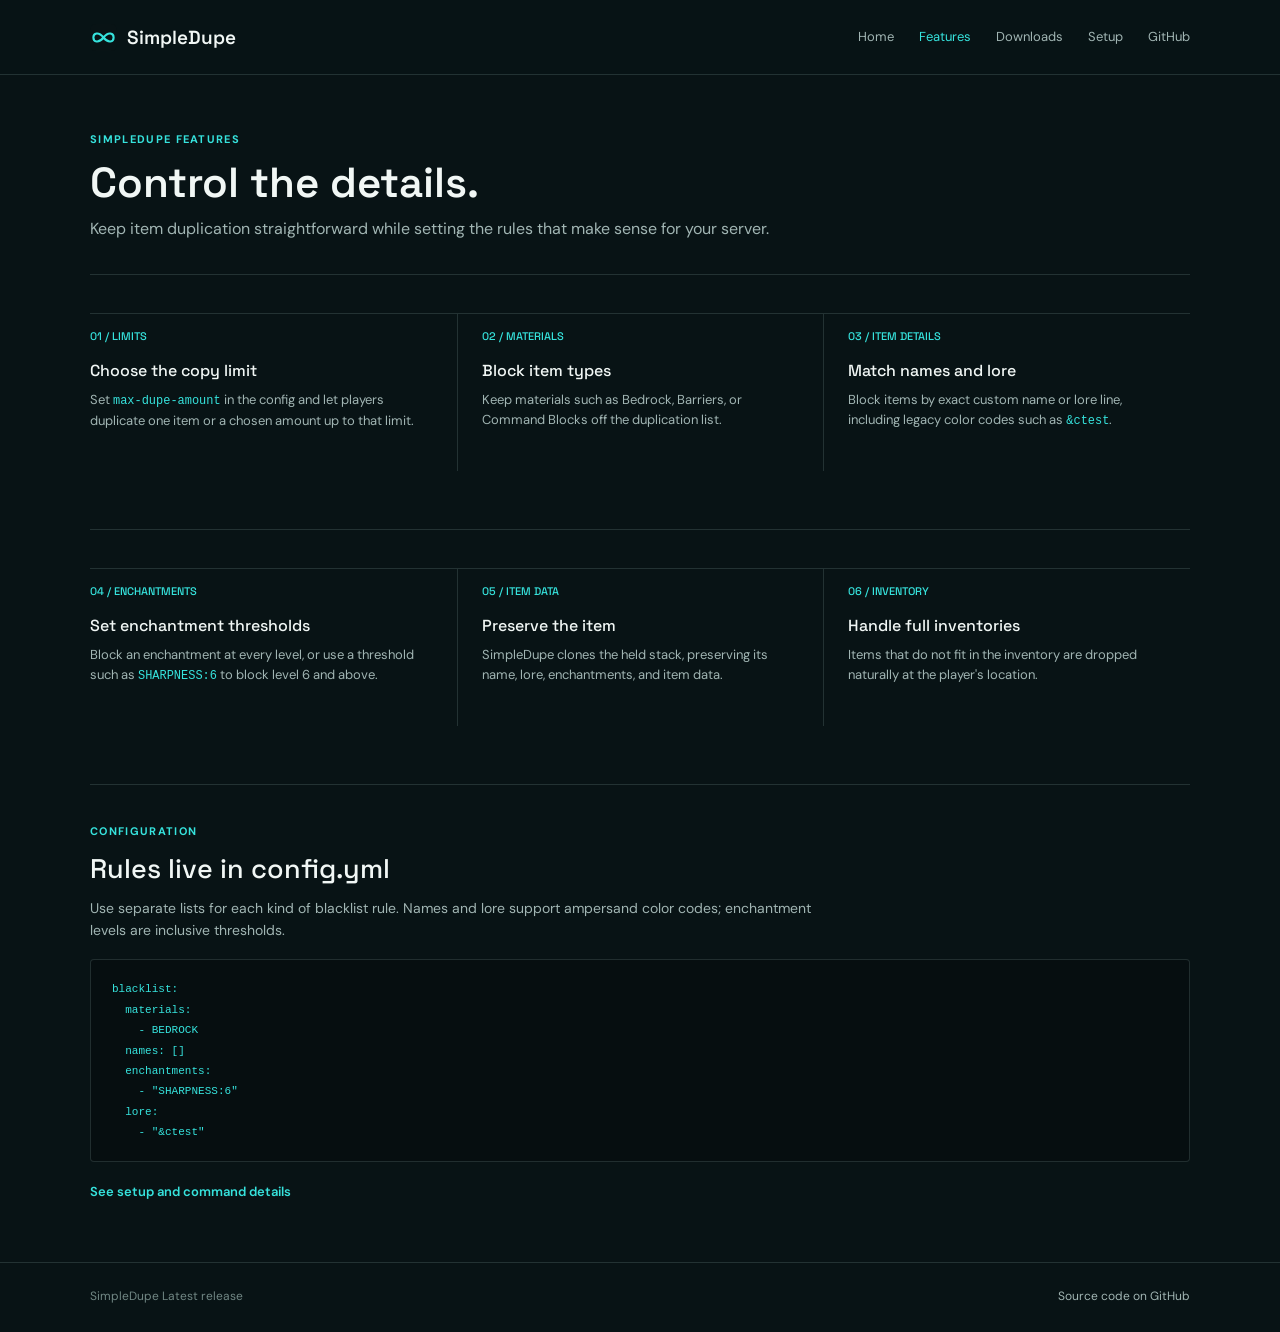
<file: website/features.html>
<!doctype html>
<html lang="en">
<head>
  <meta charset="utf-8">
  <meta name="viewport" content="width=device-width, initial-scale=1">
  <meta name="theme-color" content="#081315">
  <meta name="description" content="Explore SimpleDupe's configurable limits, item blacklists, data preservation, and overflow handling.">
  <title>SimpleDupe | Features</title>
  <link rel="icon" type="image/svg+xml" href="favicon.svg">
  <link rel="preconnect" href="https://fonts.googleapis.com">
  <link rel="preconnect" href="https://fonts.gstatic.com" crossorigin>
  <link href="https://fonts.googleapis.com/css2?family=DM+Sans:wght@400;500;600;700&family=Space+Grotesk:wght@400;500;600;700&display=swap" rel="stylesheet">
  <link rel="stylesheet" href="styles.css">
</head>
<body>
  <header class="site-header">
    <nav class="site-nav container" aria-label="Main navigation">
      <a class="brand" href="index.html" aria-label="SimpleDupe home"><img class="brand-icon" src="favicon.svg" alt=""><span>SimpleDupe</span></a>
      <div class="nav-links">
        <a href="index.html">Home</a>
        <a href="features.html" aria-current="page">Features</a>
        <a href="download.html">Downloads</a>
        <a href="setup.html">Setup</a>
        <a href="https://github.com/skitmc/SimpleDupe" target="_blank" rel="noopener noreferrer">GitHub</a>
      </div>
    </nav>
  </header>

  <main>
    <section class="page-intro container">
      <p class="section-kicker">SimpleDupe features</p>
      <h1>Control the details.</h1>
      <p>Keep item duplication straightforward while setting the rules that make sense for your server.</p>
    </section>

    <section class="content-section container">
      <div class="feature-grid">
        <article class="feature">
          <span class="feature-index">01 / LIMITS</span>
          <h3>Choose the copy limit</h3>
          <p>Set <code>max-dupe-amount</code> in the config and let players duplicate one item or a chosen amount up to that limit.</p>
        </article>
        <article class="feature">
          <span class="feature-index">02 / MATERIALS</span>
          <h3>Block item types</h3>
          <p>Keep materials such as Bedrock, Barriers, or Command Blocks off the duplication list.</p>
        </article>
        <article class="feature">
          <span class="feature-index">03 / ITEM DETAILS</span>
          <h3>Match names and lore</h3>
          <p>Block items by exact custom name or lore line, including legacy color codes such as <code>&amp;ctest</code>.</p>
        </article>
      </div>
    </section>

    <section class="content-section container">
      <div class="feature-grid">
        <article class="feature">
          <span class="feature-index">04 / ENCHANTMENTS</span>
          <h3>Set enchantment thresholds</h3>
          <p>Block an enchantment at every level, or use a threshold such as <code>SHARPNESS:6</code> to block level 6 and above.</p>
        </article>
        <article class="feature">
          <span class="feature-index">05 / ITEM DATA</span>
          <h3>Preserve the item</h3>
          <p>SimpleDupe clones the held stack, preserving its name, lore, enchantments, and item data.</p>
        </article>
        <article class="feature">
          <span class="feature-index">06 / INVENTORY</span>
          <h3>Handle full inventories</h3>
          <p>Items that do not fit in the inventory are dropped naturally at the player's location.</p>
        </article>
      </div>
    </section>

    <section class="content-section container">
      <p class="section-kicker">Configuration</p>
      <h2>Rules live in config.yml</h2>
      <div class="content-copy">
        <p>Use separate lists for each kind of blacklist rule. Names and lore support ampersand color codes; enchantment levels are inclusive thresholds.</p>
      </div>
      <pre><code>blacklist:
  materials:
    - BEDROCK
  names: []
  enchantments:
    - "SHARPNESS:6"
  lore:
    - "&amp;ctest"</code></pre>
      <a class="inline-link" href="setup.html">See setup and command details</a>
    </section>
  </main>

  <footer class="site-footer">
    <div class="footer-inner container"><span>SimpleDupe <span data-release-version>Latest release</span></span><a href="https://github.com/skitmc/SimpleDupe" target="_blank" rel="noopener noreferrer">Source code on GitHub</a></div>
  </footer>
  <script src="site.js" defer></script>
</body>
</html>
</file>
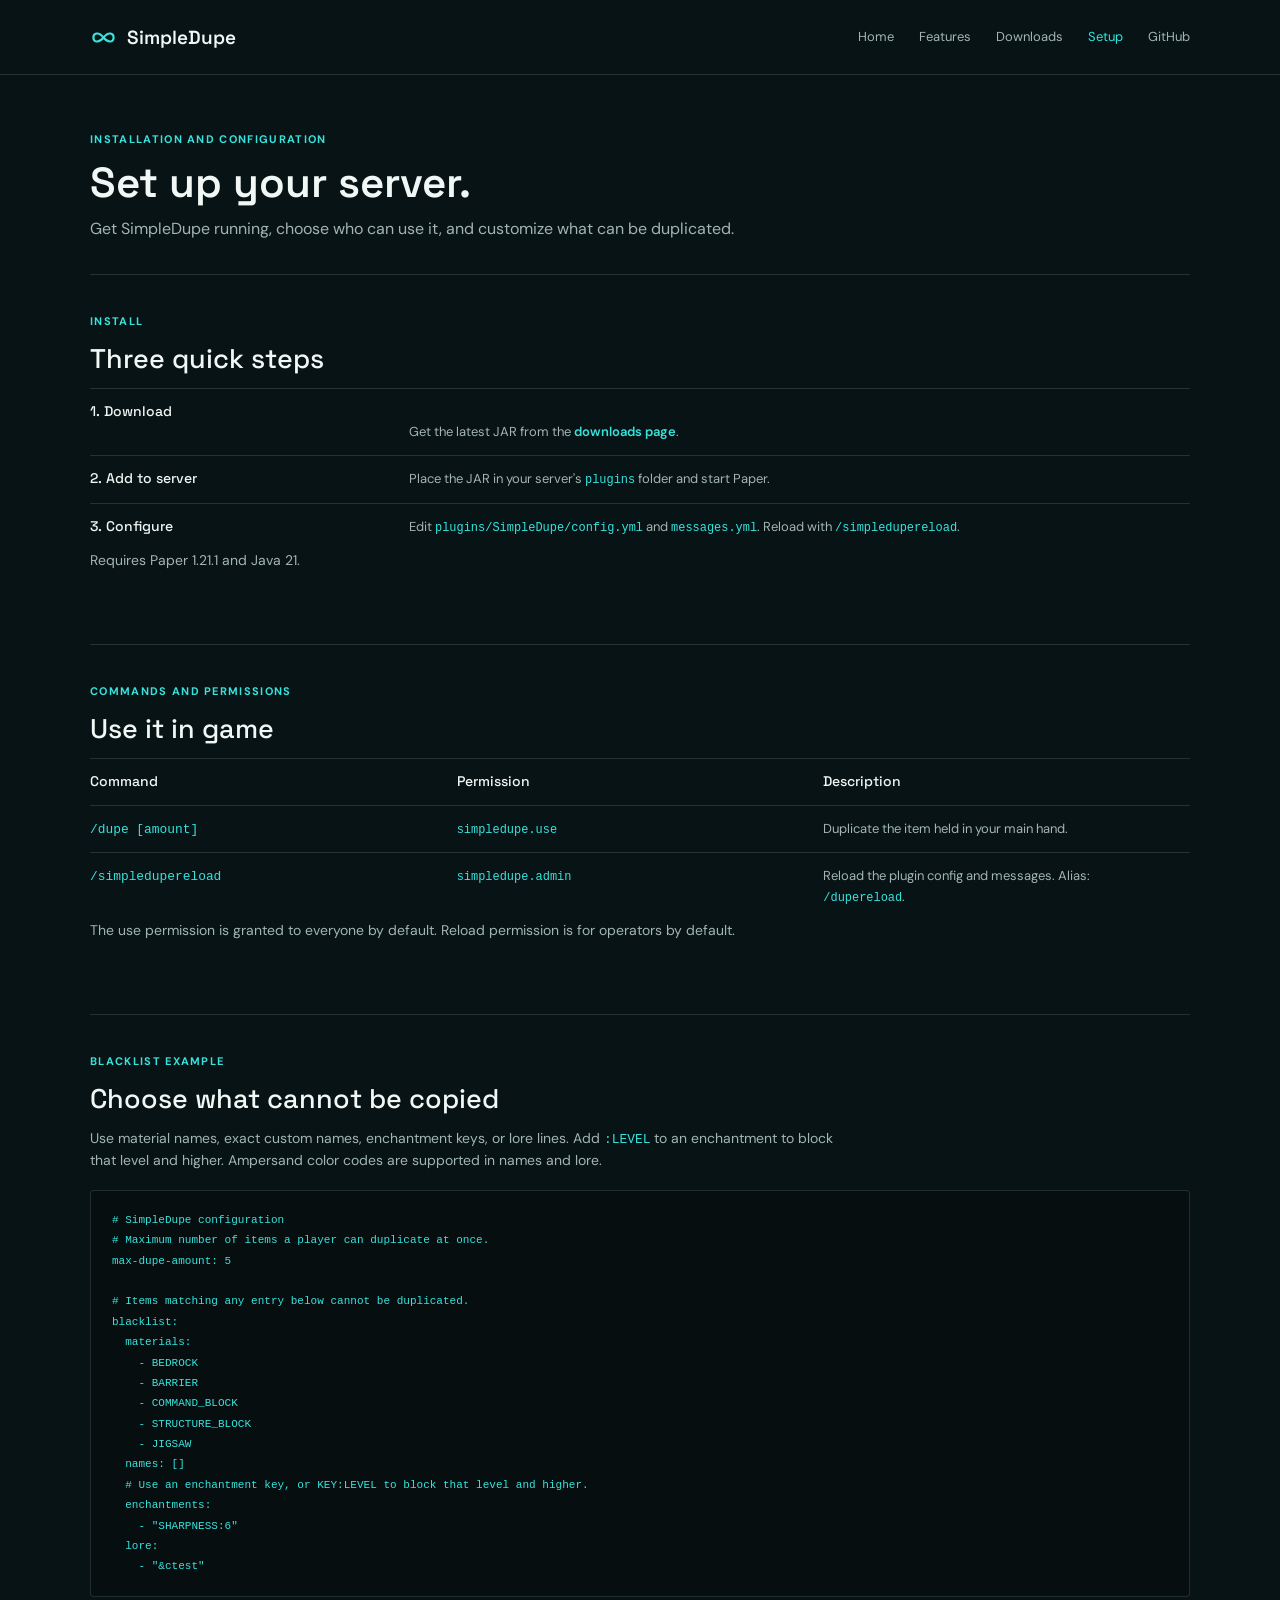
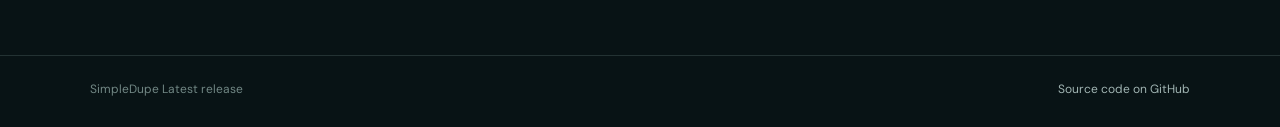
<file: website/setup.html>
<!doctype html>
<html lang="en">
<head>
  <meta charset="utf-8">
  <meta name="viewport" content="width=device-width, initial-scale=1">
  <meta name="theme-color" content="#081315">
  <meta name="description" content="Install SimpleDupe, learn its commands, and configure limits and item blacklists.">
  <title>SimpleDupe | Setup</title>
  <link rel="icon" type="image/svg+xml" href="favicon.svg">
  <link rel="preconnect" href="https://fonts.googleapis.com">
  <link rel="preconnect" href="https://fonts.gstatic.com" crossorigin>
  <link href="https://fonts.googleapis.com/css2?family=DM+Sans:wght@400;500;600;700&family=Space+Grotesk:wght@400;500;600;700&display=swap" rel="stylesheet">
  <link rel="stylesheet" href="styles.css">
</head>
<body>
  <header class="site-header">
    <nav class="site-nav container" aria-label="Main navigation">
      <a class="brand" href="index.html" aria-label="SimpleDupe home"><img class="brand-icon" src="favicon.svg" alt=""><span>SimpleDupe</span></a>
      <div class="nav-links">
        <a href="index.html">Home</a>
        <a href="features.html">Features</a>
        <a href="download.html">Downloads</a>
        <a href="setup.html" aria-current="page">Setup</a>
        <a href="https://github.com/skitmc/SimpleDupe" target="_blank" rel="noopener noreferrer">GitHub</a>
      </div>
    </nav>
  </header>

  <main>
    <section class="page-intro container">
      <p class="section-kicker">Installation and configuration</p>
      <h1>Set up your server.</h1>
      <p>Get SimpleDupe running, choose who can use it, and customize what can be duplicated.</p>
    </section>

    <section class="content-section container">
      <p class="section-kicker">Install</p>
      <h2>Three quick steps</h2>
      <table class="data-table">
        <tbody>
          <tr><th scope="row">1. Download</th><td>Get the latest JAR from the <a class="inline-link" href="download.html">downloads page</a>.</td></tr>
          <tr><th scope="row">2. Add to server</th><td>Place the JAR in your server's <code>plugins</code> folder and start Paper.</td></tr>
          <tr><th scope="row">3. Configure</th><td>Edit <code>plugins/SimpleDupe/config.yml</code> and <code>messages.yml</code>. Reload with <code>/simpledupereload</code>.</td></tr>
        </tbody>
      </table>
      <p class="content-copy">Requires Paper 1.21.1 and Java 21.</p>
    </section>

    <section class="content-section container">
      <p class="section-kicker">Commands and permissions</p>
      <h2>Use it in game</h2>
      <table class="data-table">
        <thead><tr><th scope="col">Command</th><th scope="col">Permission</th><th scope="col">Description</th></tr></thead>
        <tbody>
          <tr><th scope="row"><code>/dupe [amount]</code></th><td><code>simpledupe.use</code></td><td>Duplicate the item held in your main hand.</td></tr>
          <tr><th scope="row"><code>/simpledupereload</code></th><td><code>simpledupe.admin</code></td><td>Reload the plugin config and messages. Alias: <code>/dupereload</code>.</td></tr>
        </tbody>
      </table>
      <p class="content-copy">The use permission is granted to everyone by default. Reload permission is for operators by default.</p>
    </section>

    <section class="content-section container">
      <p class="section-kicker">Blacklist example</p>
      <h2>Choose what cannot be copied</h2>
      <div class="content-copy"><p>Use material names, exact custom names, enchantment keys, or lore lines. Add <code>:LEVEL</code> to an enchantment to block that level and higher. Ampersand color codes are supported in names and lore.</p></div>
      <pre><code># SimpleDupe configuration
# Maximum number of items a player can duplicate at once.
max-dupe-amount: 5

# Items matching any entry below cannot be duplicated.
blacklist:
  materials:
    - BEDROCK
    - BARRIER
    - COMMAND_BLOCK
    - STRUCTURE_BLOCK
    - JIGSAW
  names: []
  # Use an enchantment key, or KEY:LEVEL to block that level and higher.
  enchantments:
    - "SHARPNESS:6"
  lore:
    - "&amp;ctest"</code></pre>
    </section>
  </main>

  <footer class="site-footer">
    <div class="footer-inner container"><span>SimpleDupe <span data-release-version>Latest release</span></span><a href="https://github.com/skitmc/SimpleDupe" target="_blank" rel="noopener noreferrer">Source code on GitHub</a></div>
  </footer>
  <script src="site.js" defer></script>
</body>
</html>
</file>
<file: styles.css>
:root {
  color-scheme: dark;
  --night: #081315;
  --surface: #0d1c1f;
  --ink: #f1f7f5;
  --muted: #bdcecb;
  --faint: #9aafab;
  --cyan: #42e8e0;
  --rule: rgba(188, 225, 222, .17);
  --ease-out: cubic-bezier(.2, .75, .25, 1);
  --display: "Space Grotesk", "Avenir Next", sans-serif;
  --body: "DM Sans", "Avenir Next", sans-serif;
}

* { box-sizing: border-box; }
html { scroll-behavior: smooth; }
::selection { background: rgba(66, 232, 224, .25); color: var(--ink); }
body {
  margin: 0;
  background: linear-gradient(155deg, #0b181a 0%, var(--night) 55%, #071012 100%);
  color: var(--ink);
  font: 16px/1.55 var(--body);
}
a { color: inherit; }
a:focus-visible, button:focus-visible {
  outline: 2px solid var(--cyan);
  outline-offset: 4px;
}
.container { width: min(1100px, calc(100% - 48px)); margin-inline: auto; }
h1, h2, h3, p { margin-top: 0; }
h1, h2, h3 { font-family: var(--display); }

.site-header {
  position: sticky;
  top: 0;
  z-index: 5;
  border-bottom: 1px solid var(--rule);
  background: rgba(8, 19, 21, .96);
  backdrop-filter: blur(16px);
}
.site-nav {
  min-height: 74px;
  display: flex;
  align-items: center;
  justify-content: space-between;
  gap: 24px;
}
.brand {
  display: inline-flex;
  align-items: center;
  gap: 10px;
  flex: 0 0 auto;
  font: 600 19px/1 var(--display);
  text-decoration: none;
}
.brand-icon { width: 27px; height: 27px; display: block; }
.nav-links { display: flex; align-items: center; gap: 17px; }
.nav-links a {
  position: relative;
  padding: 8px 5px;
  color: var(--muted);
  font-size: 13px;
  text-decoration: none;
  transition: color .22s ease;
}
.nav-links a::after {
  position: absolute;
  right: 0;
  bottom: 3px;
  left: 0;
  height: 1px;
  content: "";
  background: var(--cyan);
  transform: scaleX(0);
  transform-origin: left;
  transition: transform .26s var(--ease-out);
}
.nav-links a:hover, .nav-links a:focus-visible, .nav-links a[aria-current="page"] { color: var(--cyan); }
.nav-links a:hover::after, .nav-links a:focus-visible::after, .nav-links a[aria-current="page"]::after { transform: scaleX(1); }
.brand-icon { transition: transform .35s var(--ease-out), filter .35s ease; }
.brand:hover .brand-icon { filter: drop-shadow(0 0 7px rgba(66, 232, 224, .7)); transform: rotate(-8deg) scale(1.08); }

.home-hero {
  position: relative;
  overflow: hidden;
  border-bottom: 1px solid var(--rule);
  background-color: var(--night);
  background-image:
    linear-gradient(rgba(180, 223, 219, .035) 1px, transparent 1px),
    linear-gradient(90deg, rgba(180, 223, 219, .035) 1px, transparent 1px);
  background-size: 48px 48px;
  animation: grid-drift 34s linear infinite;
}
.home-hero::after {
  position: absolute;
  inset: 0;
  z-index: 0;
  content: "";
  pointer-events: none;
  background: linear-gradient(90deg, var(--night) 0%, rgba(8, 19, 21, .94) 42%, rgba(8, 19, 21, .48) 100%);
}
.hero-inner {
  position: relative;
  z-index: 1;
  min-height: 530px;
  display: grid;
  grid-template-columns: 1.05fr .95fr;
  align-items: center;
  gap: 48px;
  padding-block: 42px;
}
.hero-copy { position: relative; z-index: 1; max-width: 610px; }
.hero-copy > * { animation: hero-enter .7s var(--ease-out) both; }
.hero-copy > :nth-child(1) { animation-delay: .08s; }
.hero-copy > :nth-child(2) { animation-delay: .16s; }
.hero-copy > :nth-child(3) { animation-delay: .24s; }
.hero-copy > :nth-child(4) { animation-delay: .32s; }
.hero-copy > :nth-child(5) { animation-delay: .4s; }
.hero-copy > :nth-child(6) { animation-delay: .48s; }
.eyebrow, .section-kicker {
  display: flex;
  align-items: center;
  gap: 10px;
  margin: 0 0 13px;
  color: var(--cyan);
  font-size: 11px;
  font-weight: 700;
  letter-spacing: 0;
  text-transform: uppercase;
}
.eyebrow::before { width: 22px; height: 1px; background: var(--cyan); content: ""; }
h1 { margin-bottom: 10px; font-size: 68px; font-weight: 600; line-height: 1.02; }
.hero-manifesto { margin: 22px 0 17px; font: 600 45px/.98 var(--display); }
.hero-manifesto span { color: var(--cyan); }
.hero-lede { max-width: 470px; margin-bottom: 25px; color: var(--muted); font-size: 16px; }
.release-version { margin: 0 0 15px; color: var(--cyan); font: 500 17px/1.3 var(--display); }
.hero-actions { display: flex; flex-wrap: wrap; gap: 11px; }
.hero-actions .button-primary span { display: inline-block; margin-left: 9px; transition: transform .22s var(--ease-out); }
.hero-actions .button-primary:hover span { transform: translateX(4px); }
.hero-compatibility { margin: 18px 0 0; color: var(--faint); font-size: 10px; }
.hero-compatibility span { padding-inline: 7px; color: var(--cyan); }
.hero-art {
  position: relative;
  z-index: 1;
  width: min(100%, 450px);
  height: auto;
  display: block;
  justify-self: end;
  filter: drop-shadow(0 0 34px rgba(0, 222, 219, .15));
  mix-blend-mode: screen;
  animation: logo-enter .95s .18s var(--ease-out) both, logo-glow 6s 1.2s ease-in-out infinite;
}

.shooting-star {
  position: absolute;
  z-index: 0;
  width: 110px;
  height: 2px;
  border-radius: 2px;
  opacity: 0;
  pointer-events: none;
  background: linear-gradient(90deg, transparent, rgba(54, 227, 221, .12), var(--cyan));
  box-shadow: 0 0 8px rgba(54, 227, 221, .75);
  transform: rotate(-35deg);
  animation: shoot 7.5s linear infinite;
}
.shooting-star::after {
  position: absolute;
  top: -2px;
  right: -2px;
  width: 6px;
  height: 6px;
  border-radius: 50%;
  content: "";
  background: #e3fffc;
  box-shadow: 0 0 11px 2px var(--cyan);
}
.star-one { top: 16%; right: 6%; animation-delay: .5s; }
.star-two { top: 58%; right: 34%; width: 76px; animation-delay: 3.1s; animation-duration: 9s; }
.star-three { top: 82%; right: 13%; width: 88px; animation-delay: 5.3s; animation-duration: 8s; }
@keyframes shoot {
  0%, 64%, 100% { opacity: 0; transform: translate3d(28px, -18px, 0) rotate(-35deg); }
  68% { opacity: .9; }
  76% { opacity: 0; transform: translate3d(-100px, 65px, 0) rotate(-35deg); }
}
@keyframes grid-drift {
  to { background-position: 48px 48px; }
}
@keyframes hero-enter {
  from { opacity: 0; transform: translateY(15px); }
  to { opacity: 1; transform: translateY(0); }
}
@keyframes logo-enter {
  from { opacity: 0; transform: translateY(12px) scale(.97); }
  to { opacity: 1; transform: translateY(0) scale(1); }
}
@keyframes logo-glow {
  0%, 100% { filter: drop-shadow(0 0 23px rgba(66, 232, 224, .1)); }
  50% { filter: drop-shadow(0 0 38px rgba(66, 232, 224, .24)); }
}

.button {
  position: relative;
  overflow: hidden;
  min-height: 46px;
  display: inline-flex;
  align-items: center;
  justify-content: center;
  padding: 0 18px;
  border: 1px solid transparent;
  border-radius: 6px;
  font-size: 13px;
  font-weight: 700;
  text-decoration: none;
  transition: background .22s ease, border-color .22s ease, box-shadow .22s ease, transform .22s var(--ease-out);
}
.button:hover { box-shadow: 0 7px 22px rgba(0, 0, 0, .22); transform: translateY(-2px); }
.button-primary { background: var(--cyan); color: #062022; }
.button-primary:hover { background: #75f3ec; }
.button-secondary { border-color: rgba(207, 238, 234, .28); color: var(--ink); }
.button-secondary:hover { border-color: var(--cyan); }
.release-status { min-height: 20px; margin: 12px 0 0; color: var(--faint); font-size: 12px; }
.release-status[data-state="error"] { color: #ffc38f; }

.home-highlights { padding-block: 39px 49px; }
.section-heading { max-width: 650px; margin-bottom: 27px; }
.section-heading h2, .page-intro h1 { margin-bottom: 0; }
h2 { margin-bottom: 20px; font-size: 27px; font-weight: 500; line-height: 1.2; }
.feature-grid { display: grid; grid-template-columns: repeat(3, minmax(0, 1fr)); }
.feature {
  min-height: 146px;
  padding: 17px 24px 0 0;
  border-top: 1px solid var(--rule);
}
.feature + .feature { padding-left: 24px; border-left: 1px solid var(--rule); }
.feature-index { display: block; margin-bottom: 17px; color: var(--cyan); font: 500 11px/1 var(--display); }
.feature h3 { margin-bottom: 7px; font-size: 16px; font-weight: 500; }
.feature p { margin: 0; color: var(--muted); font-size: 13px; }
.inline-link { display: inline-block; margin-top: 20px; color: var(--cyan); font-size: 13px; font-weight: 600; text-decoration: none; }
.inline-link:hover { text-decoration: underline; }

.metrics { display: grid; grid-template-columns: repeat(3, 1fr); border-block: 1px solid var(--rule); }
.metric { padding: 19px 24px 19px 0; }
.metric + .metric { padding-left: 24px; border-left: 1px solid var(--rule); }
.metric-label { display: block; margin-bottom: 5px; color: var(--faint); font-size: 10px; font-weight: 700; letter-spacing: 0; text-transform: uppercase; }
.metric-value { display: block; color: var(--ink); font: 500 16px/1.3 var(--display); }
.release-bar { padding-top: 20px; }
.release-bar .metrics { padding-block: 5px; }
.release-bar .metric { padding-block: 16px; }
.release-bar .release-status { margin-top: 8px; }
.control-story {
  display: grid;
  grid-template-columns: .9fr 1.1fr;
  align-items: center;
  gap: 76px;
  padding-block: 82px 88px;
  border-bottom: 1px solid var(--rule);
}
.control-intro h2 { margin-bottom: 15px; font-size: 42px; line-height: 1.03; }
.control-intro h2 span { color: var(--cyan); }
.control-intro > p:not(.section-kicker) { max-width: 390px; margin-bottom: 0; color: var(--muted); font-size: 14px; }
.control-intro .inline-link { margin-top: 18px; }
.control-row {
  min-height: 58px;
  display: flex;
  align-items: center;
  justify-content: space-between;
  gap: 18px;
  border-top: 1px solid var(--rule);
  transition: padding .24s var(--ease-out), border-color .24s ease;
}
.control-row:last-child { border-bottom: 1px solid var(--rule); }
.control-row:hover { padding-inline: 9px; border-color: rgba(66, 232, 224, .48); }
.control-type { color: var(--faint); font-size: 10px; }
.control-value { color: var(--ink); font: 500 14px/1.35 var(--display); text-align: right; }
.hub-section { padding-block: 62px 78px; }
.hub-heading { display: flex; align-items: end; justify-content: space-between; gap: 20px; margin-bottom: 20px; }
.hub-heading h2 { margin: 0; font-size: 32px; }
.hub-heading .inline-link { flex: 0 0 auto; margin: 0 0 2px; }
.hub-grid { display: grid; grid-template-columns: repeat(3, minmax(0, 1fr)); gap: 12px; }
.hub-link {
  min-height: 132px;
  display: flex;
  align-items: center;
  justify-content: space-between;
  gap: 12px;
  padding: 17px;
  border: 1px solid var(--rule);
  border-radius: 6px;
  background: rgba(13, 28, 31, .56);
  text-decoration: none;
  transition: border-color .25s ease, background .25s ease, box-shadow .25s ease, transform .25s var(--ease-out);
}
.hub-link:hover, .hub-link:focus-visible { transform: translateY(-3px); border-color: rgba(66, 232, 224, .6); background: var(--surface); box-shadow: 0 12px 28px rgba(0, 0, 0, .2), inset 0 0 25px rgba(66, 232, 224, .035); }
.hub-index { display: block; margin-bottom: 8px; color: var(--cyan); font: 500 10px/1 var(--display); }
.hub-link strong { display: block; margin-bottom: 3px; font: 500 16px/1.3 var(--display); }
.hub-link small { display: block; color: var(--muted); font-size: 11px; line-height: 1.4; }
.hub-arrow { flex: 0 0 auto; color: var(--cyan); font-size: 20px; transition: transform .25s var(--ease-out); }
.hub-link:hover .hub-arrow, .hub-link:focus-visible .hub-arrow { transform: translateX(5px); }

.page-intro {
  position: relative;
  overflow: hidden;
  isolation: isolate;
  padding-block: 55px 37px;
  border-bottom: 1px solid var(--rule);
  background-image: linear-gradient(rgba(180, 223, 219, .025) 1px, transparent 1px), linear-gradient(90deg, rgba(180, 223, 219, .025) 1px, transparent 1px);
  background-size: 38px 38px;
}
.page-intro::after {
  position: absolute;
  top: 50%;
  right: max(24px, calc((100vw - 1100px) / 2));
  z-index: -1;
  width: 100px;
  height: 1px;
  content: "";
  background: var(--cyan);
  box-shadow: 0 0 24px 5px rgba(66, 232, 224, .16);
  opacity: .65;
  animation: line-breathe 4s ease-in-out infinite;
}
.page-intro h1 { margin-bottom: 10px; font-size: 48px; line-height: 1.06; }
.page-intro p:last-child { max-width: 680px; margin-bottom: 0; color: var(--muted); font-size: 15px; }
.content-section { padding-block: 42px 54px; }
.content-section + .content-section { border-top: 1px solid var(--rule); }
.content-section h2 { margin-bottom: 15px; font-size: 30px; }
.content-copy { max-width: 760px; color: var(--muted); font-size: 14px; }
.content-copy p { margin-bottom: 13px; }
.content-copy strong { color: var(--ink); font-weight: 600; }

.download-layout { display: grid; grid-template-columns: 1fr .85fr; gap: 72px; align-items: start; }
.download-copy h2 { margin-bottom: 10px; }
.download-copy > p:not(.section-kicker) { max-width: 460px; color: var(--muted); font-size: 14px; }
.release-facts { margin: 8px 0 0; }
.fact { display: flex; align-items: baseline; justify-content: space-between; gap: 18px; padding: 12px 0; border-top: 1px solid var(--rule); }
.fact:last-child { border-bottom: 1px solid var(--rule); }
.fact-label { color: var(--faint); font-size: 10px; font-weight: 700; letter-spacing: 0; text-transform: uppercase; }
.fact-value { color: var(--ink); font: 500 14px/1.3 var(--display); text-align: right; }
.release-notes { max-width: 760px; color: #c5d3d1; font-size: 14px; }
.release-notes h3 { margin: 22px 0 8px; color: var(--ink); font-size: 16px; font-weight: 600; }
.release-notes p { margin: 0 0 12px; }
.release-notes ul { margin: 0 0 16px; padding-left: 19px; }
.release-notes li { margin: 5px 0; padding-left: 3px; }
.release-notes-empty { color: var(--muted); }
.data-table tbody tr { transition: background .2s ease; }
.data-table tbody tr:hover { background: rgba(66, 232, 224, .035); }
.data-table td, .data-table th { transition: color .2s ease; }
.data-table tbody tr:hover td { color: var(--ink); }

html.motion-ready .scroll-reveal {
  opacity: 0;
  filter: blur(4px);
  transform: translateY(18px);
  transition: opacity .65s var(--ease-out), filter .65s var(--ease-out), transform .65s var(--ease-out);
}
html.motion-ready .scroll-reveal.is-visible { opacity: 1; filter: blur(0); transform: translateY(0); }
.feature-grid .scroll-reveal:nth-child(2), .hub-grid .scroll-reveal:nth-child(2) { transition-delay: 90ms; }
.feature-grid .scroll-reveal:nth-child(3), .hub-grid .scroll-reveal:nth-child(3) { transition-delay: 180ms; }
.feature-grid .scroll-reveal:nth-child(4), .hub-grid .scroll-reveal:nth-child(4) { transition-delay: 270ms; }
.control-list .scroll-reveal:nth-child(2) { transition-delay: 90ms; }
.control-list .scroll-reveal:nth-child(3) { transition-delay: 180ms; }
.control-list .scroll-reveal:nth-child(4) { transition-delay: 270ms; }
@keyframes line-breathe { 0%, 100% { opacity: .35; transform: scaleX(.8); } 50% { opacity: .9; transform: scaleX(1); } }

.data-table { width: 100%; border-collapse: collapse; text-align: left; }
.data-table th, .data-table td { padding: 13px 16px 13px 0; border-top: 1px solid var(--rule); vertical-align: top; }
.data-table th { width: 29%; color: var(--ink); font: 500 14px/1.4 var(--display); }
.data-table td { color: var(--muted); font-size: 13px; }
code, pre { font-family: "SFMono-Regular", Consolas, monospace; }
code { color: var(--cyan); font-size: .92em; }
pre {
  overflow-x: auto;
  margin: 18px 0 0;
  padding: 19px 21px;
  border: 1px solid var(--rule);
  border-radius: 4px;
  background: #060e10;
  color: #c5d3d1;
  font-size: 12px;
  line-height: 1.7;
  tab-size: 2;
}

.site-footer { margin-top: 0; border-top: 1px solid var(--rule); color: var(--faint); font-size: 12px; }
.footer-inner { min-height: 66px; display: flex; align-items: center; justify-content: space-between; gap: 18px; }
.footer-inner a { color: var(--muted); text-decoration: none; }
.footer-inner a:hover { color: var(--cyan); }

@media (max-width: 760px) {
  .container { width: min(100% - 36px, 600px); }
  .site-nav { min-height: 66px; }
  .nav-links { gap: 15px; }
  .nav-links a { font-size: 12px; }
  .hero-inner { min-height: 0; grid-template-columns: 1fr; gap: 10px; padding-block: 44px 30px; }
  h1 { font-size: 54px; }
  .hero-manifesto { font-size: 38px; }
  .hero-art { width: min(100%, 340px); justify-self: center; margin-top: 2px; }
  .star-two { right: 18%; }
  .home-highlights { padding-block: 37px 43px; }
  .feature-grid { grid-template-columns: 1fr; }
  .feature, .feature + .feature { min-height: 0; padding: 15px 0; border-left: 0; }
  .feature-index { margin-bottom: 9px; }
  .metrics { grid-template-columns: 1fr; }
  .metric, .metric + .metric { display: flex; justify-content: space-between; gap: 12px; padding: 12px 0; border-left: 0; }
  .metric + .metric { border-top: 1px solid var(--rule); }
  .metric-label { margin: 0; }
  .metric-value { text-align: right; }
  .control-story { grid-template-columns: 1fr; gap: 30px; padding-block: 54px 60px; }
  .control-intro h2 { font-size: 35px; }
  .hub-section { padding-block: 30px 42px; }
  .hub-heading { align-items: flex-start; flex-direction: column; gap: 9px; }
  .hub-grid { grid-template-columns: 1fr; }
  .hub-link { min-height: 86px; padding: 14px 16px; }
  .page-intro { padding-block: 45px 29px; }
  .page-intro::after { display: none; }
  .page-intro h1 { font-size: 38px; }
  .download-layout { grid-template-columns: 1fr; gap: 25px; }
  .content-section { padding-block: 30px 42px; }
}
@media (max-width: 480px) {
  .container { width: calc(100% - 32px); }
  .site-nav { flex-wrap: wrap; justify-content: center; padding-block: 13px; }
  .brand { width: 100%; justify-content: center; }
  .nav-links { width: 100%; justify-content: center; flex-wrap: wrap; gap: 8px 17px; }
  .nav-links a { padding-block: 3px; font-size: 11px; }
  h1 { font-size: 46px; }
  .hero-manifesto { font-size: 32px; }
  .hero-actions { align-items: stretch; flex-direction: column; }
  .button { width: 100%; }
  .data-table th { width: 37%; }
  .data-table th, .data-table td { padding-right: 9px; font-size: 12px; }
  .footer-inner { align-items: flex-start; flex-direction: column; justify-content: center; padding-block: 15px; }
}
@media (prefers-reduced-motion: reduce) {
  *, *::before, *::after { scroll-behavior: auto !important; animation-duration: .01ms !important; animation-iteration-count: 1 !important; transition-duration: .01ms !important; }
  html.motion-ready .scroll-reveal { opacity: 1; filter: none; transform: none; }
}

/* Premium surface layer */
:root {
  --surface: #102225;
  --surface-strong: #13282b;
  --rule: rgba(178, 225, 220, .14);
}

body {
  background:
    radial-gradient(circle at 78% 8%, rgba(66, 232, 224, .065), transparent 24rem),
    linear-gradient(155deg, #0c1a1c 0%, var(--night) 58%, #071012 100%);
}

body::before {
  position: fixed;
  inset: 0;
  z-index: 20;
  content: "";
  pointer-events: none;
  opacity: .018;
  background-image: url("data:image/svg+xml,%3Csvg viewBox='0 0 180 180' xmlns='http://www.w3.org/2000/svg'%3E%3Cfilter id='n'%3E%3CfeTurbulence type='fractalNoise' baseFrequency='.9' numOctaves='2' stitchTiles='stitch'/%3E%3C/filter%3E%3Crect width='100%25' height='100%25' filter='url(%23n)' opacity='.8'/%3E%3C/svg%3E");
}

.site-header {
  background: rgba(8, 19, 21, .82);
  border-bottom-color: rgba(188, 225, 222, .11);
}

.nav-links { gap: 6px; }
.nav-links a { padding: 9px 10px; }
.nav-links .nav-cta {
  margin-left: 8px;
  padding: 9px 14px;
  border: 1px solid rgba(66, 232, 224, .38);
  border-radius: 5px;
  color: var(--cyan);
  background: rgba(66, 232, 224, .055);
}
.nav-links .nav-cta::after { display: none; }
.nav-links .nav-cta:hover { border-color: var(--cyan); background: rgba(66, 232, 224, .11); }

.home-hero {
  background:
    linear-gradient(rgba(180, 223, 219, .032) 1px, transparent 1px),
    linear-gradient(90deg, rgba(180, 223, 219, .032) 1px, transparent 1px),
    radial-gradient(circle at 78% 48%, rgba(66, 232, 224, .075), transparent 22rem);
  background-size: 48px 48px, 48px 48px, auto;
}
.home-hero::after { background: linear-gradient(90deg, var(--night) 0%, rgba(8, 19, 21, .82) 46%, rgba(8, 19, 21, .2) 100%); }
 .hero-inner { min-height: 570px; grid-template-columns: minmax(0, 1.05fr) minmax(360px, .95fr); }
.hero-copy { width: 100%; align-self: center; }
.hero-badge {
  width: fit-content;
  display: flex;
  align-items: center;
  gap: 9px;
  margin-bottom: 18px;
  padding: 7px 10px;
  border: 1px solid rgba(66, 232, 224, .15);
  border-radius: 999px;
  background: rgba(66, 232, 224, .035);
  color: var(--muted);
  font-size: 11px;
  font-weight: 700;
  text-transform: uppercase;
}
.hero-badge span { width: 6px; height: 6px; border-radius: 50%; background: var(--cyan); box-shadow: 0 0 12px var(--cyan); }
.hero-manifesto { max-width: 520px; font-size: 54px; text-transform: none; letter-spacing: 0; }
.hero-lede { max-width: 520px; font-size: 17px; line-height: 1.65; }
.hero-proof {
  display: flex;
  align-items: center;
  gap: 0;
  margin-top: 24px;
  color: var(--faint);
  font-size: 11px;
}
.hero-proof span { padding: 0 13px; border-right: 1px solid var(--rule); }
.hero-proof span:first-child { padding-left: 0; }
.hero-proof span:last-child { border-right: 0; }
.hero-proof b { color: var(--ink); }
.hero-visual { position: relative; min-height: 430px; display: grid; place-items: center; }
.hero-art { width: min(88%, 390px); }
.hero-orbit { position: absolute; border: 1px solid rgba(66, 232, 224, .09); border-radius: 50%; }
.orbit-one { width: 350px; height: 350px; }
.orbit-two { width: 265px; height: 265px; border-style: dashed; animation: orbit-spin 28s linear infinite; }
.hero-status-card {
  position: absolute;
  display: flex;
  align-items: center;
  gap: 10px;
  min-width: 150px;
  padding: 12px 14px;
  border: 1px solid rgba(188, 225, 222, .16);
  border-radius: 7px;
  background: rgba(12, 29, 32, .88);
  box-shadow: 0 16px 35px rgba(0, 0, 0, .24);
  backdrop-filter: blur(12px);
}
.hero-status-card small, .hero-status-card strong { display: block; }
.hero-status-card small { color: var(--faint); font-size: 9px; text-transform: uppercase; }
.hero-status-card strong { margin-top: 2px; font: 600 12px/1.2 var(--display); }
.hero-status-top { top: 76px; right: 0; }
.hero-status-bottom { bottom: 68px; left: 8px; }
.status-dot { width: 8px; height: 8px; border-radius: 50%; background: #68df9a; box-shadow: 0 0 11px rgba(104, 223, 154, .75); }
@keyframes orbit-spin { to { transform: rotate(360deg); } }

.hero-visual {
  width: 100%;
  max-width: 460px;
  min-height: 430px;
  justify-self: center;
  align-self: center;
  place-items: center;
}
.hero-visual .hero-art {
  position: absolute;
  z-index: 2;
  left: 50%;
  top: 50%;
  width: min(72%, 340px);
  justify-self: auto;
  transform: translate(-50%, -50%);
  animation: none;
}
.hero-visual .hero-orbit {
  position: absolute;
  left: 50%;
  top: 50%;
  transform: translate(-50%, -50%);
}
.hero-visual .orbit-two { animation-name: orbit-spin-centered; }
@keyframes orbit-spin-centered {
  from { transform: translate(-50%, -50%) rotate(0deg); }
  to { transform: translate(-50%, -50%) rotate(360deg); }
}
.hero-status-top { top: 38px; right: 4%; }
.hero-status-bottom { z-index: 3; bottom: 28px; left: 4%; }
.hero-status-top { z-index: 3; }

.metrics, .release-facts, .data-table, pre, .hub-link, .feature {
  backdrop-filter: blur(8px);
}
.release-bar {
  position: relative;
  margin-top: 30px;
  margin-bottom: 12px;
  padding: 16px;
  border: 1px solid rgba(188, 225, 222, .13);
  border-radius: 8px;
  background: linear-gradient(135deg, rgba(18, 40, 43, .94), rgba(8, 19, 21, .96));
  box-shadow: 0 18px 45px rgba(0, 0, 0, .16);
}
.release-bar::before {
  position: absolute;
  top: 16px;
  left: -1px;
  width: 3px;
  height: calc(100% - 32px);
  content: "";
  background: var(--cyan);
  box-shadow: 0 0 18px rgba(66, 232, 224, .45);
}
.release-bar .metrics {
  border: 0;
  border-radius: 6px;
  background: rgba(5, 14, 16, .38);
}
.release-bar .metric { padding-inline: 20px; }
.release-bar .metric + .metric { border-left-color: rgba(188, 225, 222, .14); }
.release-bar .metric-label { color: #a9bfbc; }
.release-bar .metric-value { color: #f7fffd; text-shadow: 0 1px 14px rgba(66, 232, 224, .08); }
.release-bar .release-status { margin: 10px 20px 2px; color: #b8c9c6; }
.control-story { padding-block: 96px 102px; }
.control-intro h2 span { color: var(--cyan); }
.control-list {
  padding: 8px 22px;
  border: 1px solid var(--rule);
  border-radius: 8px;
  background: linear-gradient(145deg, rgba(19, 40, 43, .72), rgba(8, 19, 21, .45));
  box-shadow: 0 24px 55px rgba(0, 0, 0, .14);
}
.control-row { min-height: 68px; }
.control-row:hover { border-radius: 4px; background: rgba(66, 232, 224, .025); }

.hub-link { min-height: 150px; background: linear-gradient(145deg, rgba(19, 40, 43, .78), rgba(10, 23, 25, .58)); }
.hub-icon {
  width: 40px;
  height: 40px;
  flex: 0 0 auto;
  display: grid;
  place-items: center;
  border: 1px solid rgba(66, 232, 224, .16);
  border-radius: 50%;
  color: var(--cyan);
  font: 600 10px/1 var(--display);
}
.hub-link > span:nth-child(2) { flex: 1; }

.page-intro {
  min-height: 215px;
  display: flex;
  flex-direction: column;
  justify-content: center;
  background:
    radial-gradient(circle at 82% 30%, rgba(66, 232, 224, .075), transparent 15rem),
    linear-gradient(rgba(180, 223, 219, .025) 1px, transparent 1px),
    linear-gradient(90deg, rgba(180, 223, 219, .025) 1px, transparent 1px);
  background-size: auto, 38px 38px, 38px 38px;
}
.page-intro h1 { font-size: 52px; }
.content-section { padding-block: 58px 66px; }
.content-section h2 { font-size: 34px; }
.feature-grid { gap: 12px; }
.feature {
  min-height: 190px;
  margin: 0;
  padding: 20px;
  border: 1px solid var(--rule);
  border-radius: 7px;
  background: linear-gradient(145deg, rgba(19, 40, 43, .58), rgba(8, 19, 21, .38));
}
.feature + .feature { border-left: 1px solid var(--rule); }
.feature:hover { border-color: rgba(66, 232, 224, .42); transform: translateY(-3px); transition: .25s var(--ease-out); }
.feature h3 { font-size: 18px; }
.feature p { line-height: 1.65; }

.download-layout {
  padding: 32px;
  border: 1px solid var(--rule);
  border-radius: 8px;
  background: linear-gradient(145deg, rgba(17, 38, 41, .82), rgba(8, 19, 21, .52));
  box-shadow: 0 24px 60px rgba(0, 0, 0, .16);
}
.release-facts { border: 1px solid var(--rule); border-radius: 7px; padding: 8px 18px; background: rgba(7, 16, 18, .42); }
.release-notes {
  padding: 22px 24px;
  border: 1px solid var(--rule);
  border-radius: 7px;
  background: rgba(12, 28, 30, .48);
}
pre {
  border-radius: 7px;
  border-color: rgba(188, 225, 222, .12);
  background: linear-gradient(145deg, #071012, #091719);
  box-shadow: inset 0 1px rgba(255, 255, 255, .018);
}
.data-table {
  overflow: hidden;
  border: 1px solid var(--rule);
  border-radius: 7px;
  background: rgba(12, 28, 30, .32);
}
.data-table th, .data-table td { padding: 15px 18px; }
.data-table thead th { background: rgba(66, 232, 224, .035); }

@media (min-width: 761px) {
  .feature-grid > .feature:nth-child(2),
  .feature-grid > .feature:nth-child(5) { transform: translateY(18px); }
  .feature-grid > .feature:nth-child(2):hover,
  .feature-grid > .feature:nth-child(5):hover { transform: translateY(15px); }
  .hub-grid > .hub-link:nth-child(1),
  .hub-grid > .hub-link:nth-child(3) { transform: translateY(10px); }
  .hub-grid > .hub-link:nth-child(1):hover,
  .hub-grid > .hub-link:nth-child(3):hover { transform: translateY(7px); }
}

@media (max-width: 760px) {
  .nav-links { gap: 5px; }
  .nav-links .nav-cta { margin-left: 0; }
  .hero-inner { min-height: 0; }
  .hero-manifesto { font-size: 41px; }
  .hero-visual { min-height: 330px; }
  .hero-visual .hero-art { width: min(76%, 300px); transform: translate(-50%, -50%); animation: none; }
  .orbit-one { width: 280px; height: 280px; }
  .orbit-two { width: 220px; height: 220px; }
  .hero-status-top { top: 44px; }
  .hero-status-bottom { bottom: 38px; }
  .hero-proof { flex-wrap: wrap; row-gap: 8px; }
  .control-story { padding-block: 62px 68px; }
  .download-layout { padding: 22px; }
  .feature + .feature { border-left: 1px solid var(--rule); }
}

@media (max-width: 480px) {
  .nav-links { row-gap: 4px; }
  .nav-links a { padding-inline: 7px; }
  .nav-links .nav-cta { width: auto; padding: 7px 9px; }
  .hero-badge { font-size: 9px; }
  .hero-manifesto { font-size: 34px; }
  .hero-proof span { padding-inline: 8px; }
  .hero-visual { min-height: 290px; }
  .hero-status-card { min-width: 132px; }
  .hero-status-top { right: -4px; }
  .hero-status-bottom { left: -4px; }
  .page-intro h1 { font-size: 40px; }
}
</file>
<file: website/styles.css>
:root {
  color-scheme: dark;
  --night: #081315;
  --surface: #0d1c1f;
  --ink: #f1f7f5;
  --muted: #a1b5b3;
  --faint: #718784;
  --cyan: #36e3dd;
  --rule: rgba(188, 225, 222, .15);
  --display: "Space Grotesk", "Avenir Next", sans-serif;
  --body: "DM Sans", "Avenir Next", sans-serif;
}

* { box-sizing: border-box; }
html { scroll-behavior: smooth; }
body {
  margin: 0;
  background: var(--night);
  color: var(--ink);
  font: 16px/1.55 var(--body);
}
a { color: inherit; }
.container { width: min(1100px, calc(100% - 48px)); margin-inline: auto; }
h1, h2, h3, p { margin-top: 0; }
h1, h2, h3 { font-family: var(--display); }

.site-header {
  position: relative;
  z-index: 2;
  border-bottom: 1px solid var(--rule);
  background: rgba(8, 19, 21, .96);
}
.site-nav {
  min-height: 74px;
  display: flex;
  align-items: center;
  justify-content: space-between;
  gap: 24px;
}
.brand {
  display: inline-flex;
  align-items: center;
  gap: 10px;
  flex: 0 0 auto;
  font: 600 19px/1 var(--display);
  text-decoration: none;
}
.brand-icon { width: 27px; height: 27px; display: block; }
.nav-links { display: flex; align-items: center; gap: 25px; }
.nav-links a {
  padding-block: 8px;
  color: var(--muted);
  font-size: 13px;
  text-decoration: none;
  transition: color .18s ease;
}
.nav-links a:hover, .nav-links a:focus-visible, .nav-links a[aria-current="page"] { color: var(--cyan); }

.home-hero {
  position: relative;
  overflow: hidden;
  border-bottom: 1px solid var(--rule);
  background-color: var(--night);
  background-image:
    linear-gradient(rgba(180, 223, 219, .035) 1px, transparent 1px),
    linear-gradient(90deg, rgba(180, 223, 219, .035) 1px, transparent 1px);
  background-size: 48px 48px;
}
.home-hero::after {
  position: absolute;
  inset: 0;
  z-index: 0;
  content: "";
  pointer-events: none;
  background: linear-gradient(90deg, var(--night) 0%, rgba(8, 19, 21, .94) 42%, rgba(8, 19, 21, .48) 100%);
}
.hero-inner {
  position: relative;
  z-index: 1;
  min-height: 470px;
  display: grid;
  grid-template-columns: 1.05fr .95fr;
  align-items: center;
  gap: 36px;
  padding-block: 54px;
}
.hero-copy { position: relative; z-index: 1; max-width: 570px; }
.eyebrow, .section-kicker {
  display: flex;
  align-items: center;
  gap: 10px;
  margin: 0 0 13px;
  color: var(--cyan);
  font-size: 11px;
  font-weight: 700;
  letter-spacing: .12em;
  text-transform: uppercase;
}
.eyebrow::before { width: 22px; height: 1px; background: var(--cyan); content: ""; }
h1 { margin-bottom: 12px; font-size: 56px; font-weight: 600; line-height: 1.04; }
.hero-lede { max-width: 470px; margin-bottom: 25px; color: var(--muted); font-size: 16px; }
.release-version { margin: 0 0 15px; color: var(--cyan); font: 500 17px/1.3 var(--display); }
.hero-actions { display: flex; flex-wrap: wrap; gap: 11px; }
.hero-art {
  position: relative;
  z-index: 1;
  width: min(100%, 460px);
  height: auto;
  display: block;
  justify-self: end;
  filter: drop-shadow(0 0 34px rgba(0, 222, 219, .15));
}

.shooting-star {
  position: absolute;
  z-index: 0;
  width: 110px;
  height: 2px;
  border-radius: 2px;
  opacity: 0;
  pointer-events: none;
  background: linear-gradient(90deg, transparent, rgba(54, 227, 221, .12), var(--cyan));
  box-shadow: 0 0 8px rgba(54, 227, 221, .75);
  transform: rotate(-35deg);
  animation: shoot 7.5s linear infinite;
}
.shooting-star::after {
  position: absolute;
  top: -2px;
  right: -2px;
  width: 6px;
  height: 6px;
  border-radius: 50%;
  content: "";
  background: #e3fffc;
  box-shadow: 0 0 11px 2px var(--cyan);
}
.star-one { top: 16%; right: 6%; animation-delay: .5s; }
.star-two { top: 58%; right: 34%; width: 76px; animation-delay: 3.1s; animation-duration: 9s; }
.star-three { top: 82%; right: 13%; width: 88px; animation-delay: 5.3s; animation-duration: 8s; }
@keyframes shoot {
  0%, 64%, 100% { opacity: 0; transform: translate3d(28px, -18px, 0) rotate(-35deg); }
  68% { opacity: .9; }
  76% { opacity: 0; transform: translate3d(-100px, 65px, 0) rotate(-35deg); }
}

.button {
  min-height: 46px;
  display: inline-flex;
  align-items: center;
  justify-content: center;
  padding: 0 18px;
  border: 1px solid transparent;
  border-radius: 4px;
  font-size: 13px;
  font-weight: 700;
  text-decoration: none;
  transition: background .18s ease, border-color .18s ease, transform .18s ease;
}
.button:hover { transform: translateY(-2px); }
.button-primary { background: var(--cyan); color: #062022; }
.button-primary:hover { background: #75f3ec; }
.button-secondary { border-color: rgba(207, 238, 234, .28); color: var(--ink); }
.button-secondary:hover { border-color: var(--cyan); }
.release-status { min-height: 20px; margin: 12px 0 0; color: var(--faint); font-size: 12px; }
.release-status[data-state="error"] { color: #ffc38f; }

.home-highlights { padding-block: 39px 49px; }
.section-heading { max-width: 650px; margin-bottom: 27px; }
.section-heading h2, .page-intro h1 { margin-bottom: 0; }
h2 { margin-bottom: 20px; font-size: 27px; font-weight: 500; line-height: 1.2; }
.feature-grid { display: grid; grid-template-columns: repeat(3, minmax(0, 1fr)); }
.feature {
  min-height: 158px;
  padding: 17px 24px 0 0;
  border-top: 1px solid var(--rule);
}
.feature + .feature { padding-left: 24px; border-left: 1px solid var(--rule); }
.feature-index { display: block; margin-bottom: 17px; color: var(--cyan); font: 500 11px/1 var(--display); }
.feature h3 { margin-bottom: 7px; font-size: 16px; font-weight: 500; }
.feature p { margin: 0; color: var(--muted); font-size: 13px; }
.inline-link { display: inline-block; margin-top: 20px; color: var(--cyan); font-size: 13px; font-weight: 600; text-decoration: none; }
.inline-link:hover { text-decoration: underline; }

.metrics { display: grid; grid-template-columns: repeat(3, 1fr); border-block: 1px solid var(--rule); }
.metric { padding: 19px 24px 19px 0; }
.metric + .metric { padding-left: 24px; border-left: 1px solid var(--rule); }
.metric-label { display: block; margin-bottom: 5px; color: var(--faint); font-size: 10px; font-weight: 700; letter-spacing: .12em; text-transform: uppercase; }
.metric-value { display: block; color: var(--ink); font: 500 16px/1.3 var(--display); }
.release-bar { padding-top: 20px; }
.hub-section { padding-block: 39px 60px; }
.hub-heading { display: flex; align-items: end; justify-content: space-between; gap: 20px; margin-bottom: 20px; }
.hub-heading h2 { margin: 0; font-size: 24px; }
.hub-heading .inline-link { flex: 0 0 auto; margin: 0 0 2px; }
.hub-grid { display: grid; grid-template-columns: repeat(3, minmax(0, 1fr)); gap: 12px; }
.hub-link {
  min-height: 125px;
  display: flex;
  align-items: center;
  justify-content: space-between;
  gap: 12px;
  padding: 17px;
  border: 1px solid var(--rule);
  border-radius: 4px;
  background: rgba(13, 28, 31, .56);
  text-decoration: none;
  transition: border-color .18s ease, background .18s ease, transform .18s ease;
}
.hub-link:hover, .hub-link:focus-visible { transform: translateY(-2px); border-color: var(--cyan); background: var(--surface); }
.hub-index { display: block; margin-bottom: 8px; color: var(--cyan); font: 500 10px/1 var(--display); }
.hub-link strong { display: block; margin-bottom: 3px; font: 500 16px/1.3 var(--display); }
.hub-link small { display: block; color: var(--muted); font-size: 11px; line-height: 1.4; }
.hub-arrow { flex: 0 0 auto; color: var(--cyan); font-size: 20px; }

.page-intro { padding-block: 56px 32px; border-bottom: 1px solid var(--rule); }
.page-intro h1 { margin-bottom: 12px; font-size: 42px; }
.page-intro p:last-child { max-width: 680px; margin-bottom: 0; color: var(--muted); }
.content-section { padding-block: 38px 58px; }
.content-section + .content-section { border-top: 1px solid var(--rule); }
.content-section h2 { margin-bottom: 13px; }
.content-copy { max-width: 760px; color: var(--muted); font-size: 14px; }
.content-copy p { margin-bottom: 13px; }
.content-copy strong { color: var(--ink); font-weight: 600; }

.download-layout { display: grid; grid-template-columns: 1fr .85fr; gap: 72px; align-items: start; }
.download-copy h2 { margin-bottom: 10px; }
.download-copy > p:not(.section-kicker) { max-width: 460px; color: var(--muted); font-size: 14px; }
.release-facts { margin: 8px 0 0; }
.fact { display: flex; align-items: baseline; justify-content: space-between; gap: 18px; padding: 12px 0; border-top: 1px solid var(--rule); }
.fact:last-child { border-bottom: 1px solid var(--rule); }
.fact-label { color: var(--faint); font-size: 10px; font-weight: 700; letter-spacing: .11em; text-transform: uppercase; }
.fact-value { color: var(--ink); font: 500 14px/1.3 var(--display); text-align: right; }
.release-notes { max-width: 760px; color: #c5d3d1; font-size: 14px; }
.release-notes h3 { margin: 22px 0 8px; color: var(--ink); font-size: 16px; font-weight: 600; }
.release-notes p { margin: 0 0 12px; }
.release-notes ul { margin: 0 0 16px; padding-left: 19px; }
.release-notes li { margin: 5px 0; padding-left: 3px; }
.release-notes-empty { color: var(--muted); }

.data-table { width: 100%; border-collapse: collapse; text-align: left; }
.data-table th, .data-table td { padding: 13px 16px 13px 0; border-top: 1px solid var(--rule); vertical-align: top; }
.data-table th { width: 29%; color: var(--ink); font: 500 14px/1.4 var(--display); }
.data-table td { color: var(--muted); font-size: 13px; }
code, pre { font-family: "SFMono-Regular", Consolas, monospace; }
code { color: var(--cyan); font-size: .92em; }
pre {
  overflow-x: auto;
  margin: 18px 0 0;
  padding: 19px 21px;
  border: 1px solid var(--rule);
  border-radius: 4px;
  background: #060e10;
  color: #c5d3d1;
  font-size: 12px;
  line-height: 1.7;
  tab-size: 2;
}

.site-footer { margin-top: 0; border-top: 1px solid var(--rule); color: var(--faint); font-size: 12px; }
.footer-inner { min-height: 66px; display: flex; align-items: center; justify-content: space-between; gap: 18px; }
.footer-inner a { color: var(--muted); text-decoration: none; }
.footer-inner a:hover { color: var(--cyan); }

@media (max-width: 760px) {
  .container { width: min(100% - 36px, 600px); }
  .site-nav { min-height: 66px; }
  .nav-links { gap: 15px; }
  .nav-links a { font-size: 12px; }
  .hero-inner { min-height: 0; grid-template-columns: 1fr; gap: 10px; padding-block: 44px 30px; }
  h1 { font-size: 46px; }
  .hero-art { width: min(100%, 340px); justify-self: center; margin-top: 2px; }
  .star-two { right: 18%; }
  .home-highlights { padding-block: 37px 43px; }
  .feature-grid { grid-template-columns: 1fr; }
  .feature, .feature + .feature { min-height: 0; padding: 15px 0; border-left: 0; }
  .feature-index { margin-bottom: 9px; }
  .metrics { grid-template-columns: 1fr; }
  .metric, .metric + .metric { display: flex; justify-content: space-between; gap: 12px; padding: 12px 0; border-left: 0; }
  .metric + .metric { border-top: 1px solid var(--rule); }
  .metric-label { margin: 0; }
  .metric-value { text-align: right; }
  .hub-section { padding-block: 30px 42px; }
  .hub-heading { align-items: flex-start; flex-direction: column; gap: 9px; }
  .hub-grid { grid-template-columns: 1fr; }
  .hub-link { min-height: 86px; padding: 14px 16px; }
  .page-intro { padding-block: 42px 25px; }
  .page-intro h1 { font-size: 36px; }
  .download-layout { grid-template-columns: 1fr; gap: 25px; }
  .content-section { padding-block: 30px 42px; }
}
@media (max-width: 480px) {
  .container { width: calc(100% - 32px); }
  .site-nav { flex-wrap: wrap; justify-content: center; padding-block: 13px; }
  .brand { width: 100%; justify-content: center; }
  .nav-links { width: 100%; justify-content: center; flex-wrap: wrap; gap: 8px 17px; }
  .nav-links a { padding-block: 3px; font-size: 11px; }
  h1 { font-size: 40px; }
  .hero-actions { align-items: stretch; flex-direction: column; }
  .button { width: 100%; }
  .data-table th { width: 37%; }
  .data-table th, .data-table td { padding-right: 9px; font-size: 12px; }
  .footer-inner { align-items: flex-start; flex-direction: column; justify-content: center; padding-block: 15px; }
}
@media (prefers-reduced-motion: reduce) {
  *, *::before, *::after { scroll-behavior: auto !important; animation-duration: .01ms !important; animation-iteration-count: 1 !important; transition-duration: .01ms !important; }
}
</file>
